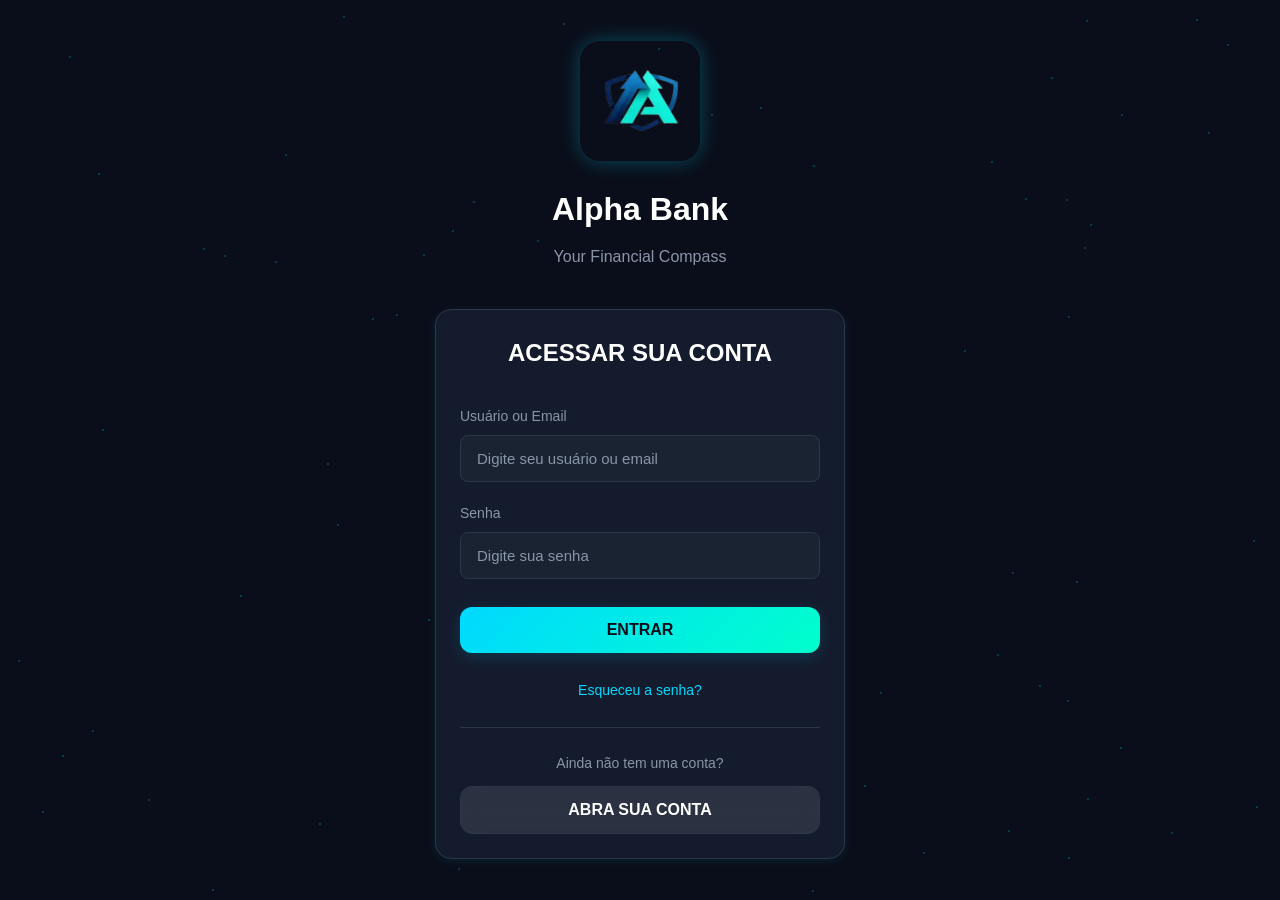
<file: index.html>
<!DOCTYPE html>
<html lang="pt-BR">
<head>
  <meta charset="UTF-8">
  <meta name="viewport" content="width=device-width, initial-scale=1.0">
  <title>Alpha Bank - Login</title>
  <link rel="stylesheet" href="src/css/style.css">
</head>
<body>
  <!-- Efeito de partículas -->
  <div class="particles-bg" id="particles"></div>

  <!-- Container principal -->
  <div style="min-height: 100vh; display: flex; align-items: center; justify-content: center; position: relative; z-index: 1;">
    <div style="width: 100%; max-width: 450px; padding: 20px;">
      
      <!-- Logo e título -->
      <div style="text-align: center; margin-bottom: 40px;">
        <img src="src/assets/45-135.webp" alt="Alpha Bank" style="width: 120px; height: 120px; margin-bottom: 16px; border-radius: 20px; box-shadow: var(--shadow-glow);">
        <h1 style="font-size: 32px; font-weight: bold; margin-bottom: 8px;">Alpha Bank</h1>
        <p style="color: var(--foreground-muted); font-size: 16px;">Your Financial Compass</p>
      </div>

      <!-- Card de login -->
      <div class="card">
        <h2 style="font-size: 24px; font-weight: bold; text-align: center; margin-bottom: 32px;">
          ACESSAR SUA CONTA
        </h2>

        <form id="loginForm">
          <div class="input-group">
            <label for="username">Usuário ou Email</label>
            <input type="text" id="username" placeholder="Digite seu usuário ou email" required>
          </div>

          <div class="input-group">
            <label for="password">Senha</label>
            <input type="password" id="password" placeholder="Digite sua senha" required>
          </div>

          <button type="submit" class="btn btn-primary" style="width: 100%; margin-top: 8px;">
            ENTRAR
          </button>
        </form>

        <div style="text-align: center; margin-top: 24px;">
          <button id="resetPasswordBtn" style="background: none; border: none; color: var(--primary); font-size: 14px; font-weight: 500; cursor: pointer; transition: var(--transition);">
            Esqueceu a senha?
          </button>
        </div>

        <div style="text-align: center; margin-top: 24px; padding-top: 24px; border-top: 1px solid var(--border);">
          <p style="color: var(--foreground-muted); font-size: 14px; margin-bottom: 12px;">
            Ainda não tem uma conta?
          </p>
          <button onclick="window.location.href='register.html'" class="btn btn-secondary" style="width: 100%;">
            ABRA SUA CONTA
          </button>
        </div>
      </div>

    </div>
  </div>

  <!-- Modal de reset de senha -->
  <div id="resetModal" class="modal hidden">
    <div class="modal-content">
      <div class="modal-header">
        <h2>Resetar Senha</h2>
        <button class="modal-close" id="closeResetModal">
          <svg width="24" height="24" fill="none" stroke="currentColor" viewBox="0 0 24 24">
            <path stroke-linecap="round" stroke-linejoin="round" stroke-width="2" d="M6 18L18 6M6 6l12 12"/>
          </svg>
        </button>
      </div>

      <form id="resetForm">
        <div class="input-group">
          <label for="resetEmail">Email</label>
          <input type="email" id="resetEmail" placeholder="Digite seu email" required>
        </div>

        <button type="submit" class="btn btn-danger" style="width: 100%;">
          ENVIAR LINK DE RECUPERAÇÃO
        </button>
      </form>
    </div>
  </div>

  <script src="src/js/utils.js"></script>
  <script src="src/js/api.js"></script>
  <script src="src/js/login.js"></script>
</body>
</html>
</file>
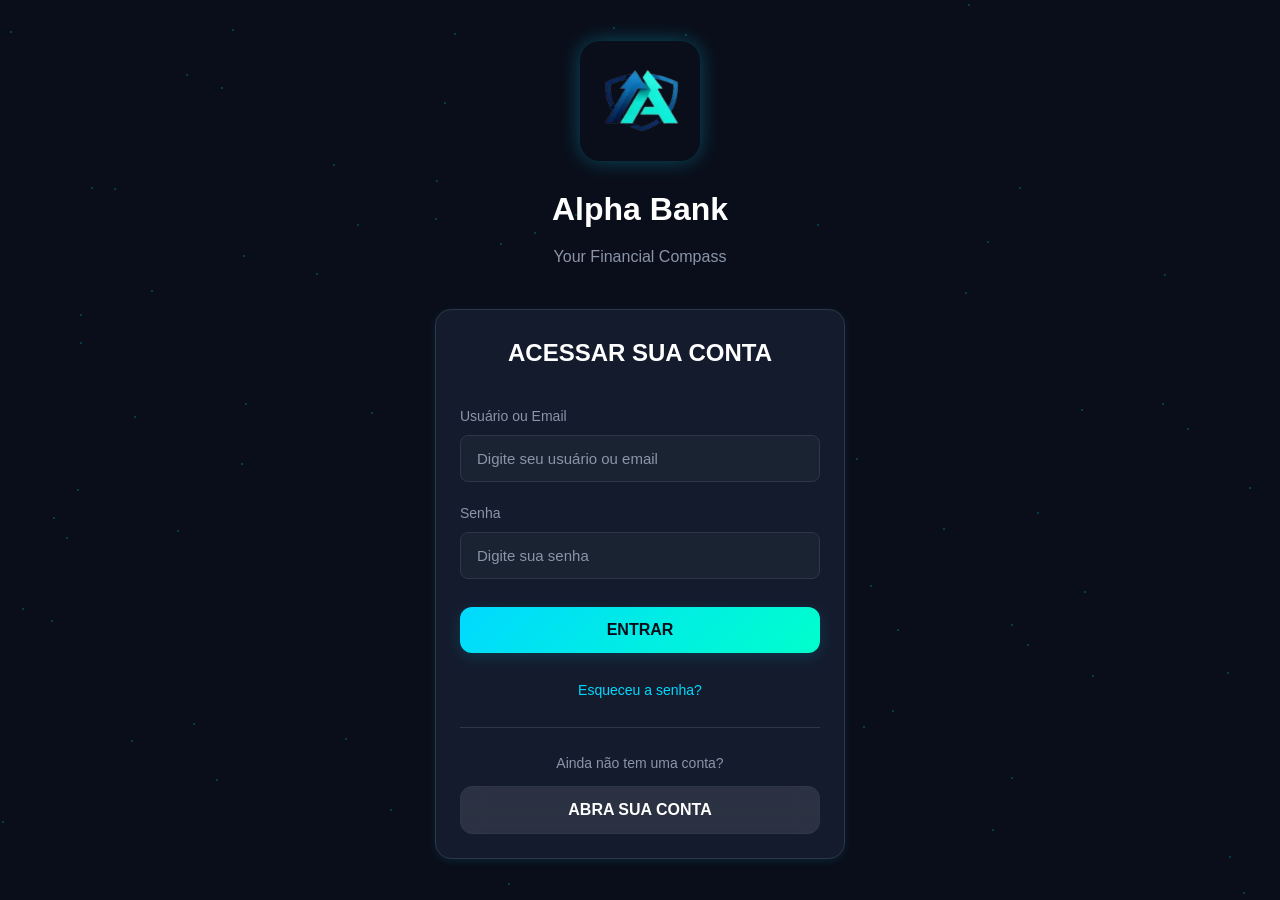
<file: categories.html>
<!DOCTYPE html>
<html lang="pt-BR">
<head>
  <meta charset="UTF-8">
  <meta name="viewport" content="width=device-width, initial-scale=1.0">
  <title>Alpha Bank - Categorias</title>
  <link rel="stylesheet" href="src/css/style.css">
</head>
<body style="padding-bottom: 80px;">
  
  <!-- Header -->
  <header class="header">
    <div class="header-content">
      <button class="icon-btn" onclick="window.location.href='settings.html'">
        <svg width="24" height="24" fill="none" stroke="currentColor" viewBox="0 0 24 24">
          <path stroke-linecap="round" stroke-linejoin="round" stroke-width="2" d="M15 19l-7-7 7-7"/>
        </svg>
      </button>
      <h1 style="font-size: 20px; font-weight: bold;">Gerenciar Categorias</h1>
      <button class="icon-btn" onclick="openAddCategoryModal()">
        <svg width="24" height="24" fill="none" stroke="currentColor" viewBox="0 0 24 24">
          <path stroke-linecap="round" stroke-linejoin="round" stroke-width="2" d="M12 4v16m8-8H4"/>
        </svg>
      </button>
    </div>
  </header>

  <!-- Main Content -->
  <main class="container" style="padding-top: 24px; padding-bottom: 24px;">
    
    <p style="color: var(--foreground-muted); margin-bottom: 24px; text-align: center;">
      Organize suas transações criando categorias personalizadas
    </p>

    <!-- Categorias de Despesas -->
    <div style="margin-bottom: 32px;">
      <h3 style="font-size: 18px; font-weight: 600; margin-bottom: 16px; color: var(--error);">
        📉 Despesas
      </h3>
      <div id="expenseCategories" style="display: grid; grid-template-columns: repeat(auto-fill, minmax(150px, 1fr)); gap: 12px;">
        <!-- Categorias serão carregadas via JavaScript -->
      </div>
    </div>

    <!-- Categorias de Receitas -->
    <div style="margin-bottom: 32px;">
      <h3 style="font-size: 18px; font-weight: 600; margin-bottom: 16px; color: var(--success);">
        📈 Receitas
      </h3>
      <div id="incomeCategories" style="display: grid; grid-template-columns: repeat(auto-fill, minmax(150px, 1fr)); gap: 12px;">
        <!-- Categorias serão carregadas via JavaScript -->
      </div>
    </div>

    <!-- Categorias Gerais -->
    <div>
      <h3 style="font-size: 18px; font-weight: 600; margin-bottom: 16px;">
        💼 Gerais
      </h3>
      <div id="bothCategories" style="display: grid; grid-template-columns: repeat(auto-fill, minmax(150px, 1fr)); gap: 12px;">
        <!-- Categorias serão carregadas via JavaScript -->
      </div>
    </div>

  </main>

  <!-- Bottom Navigation -->
  <nav class="bottom-nav">
    <div class="bottom-nav-content">
      <button class="nav-item" onclick="window.location.href='dashboard.html'">
        <svg fill="none" stroke="currentColor" viewBox="0 0 24 24">
          <path stroke-linecap="round" stroke-linejoin="round" stroke-width="2" d="M3 12l2-2m0 0l7-7 7 7M5 10v10a1 1 0 001 1h3m10-11l2 2m-2-2v10a1 1 0 01-1 1h-3m-6 0a1 1 0 001-1v-4a1 1 0 011-1h2a1 1 0 011 1v4a1 1 0 001 1m-6 0h6"/>
        </svg>
        <span>Início</span>
      </button>
      <button class="nav-item" onclick="window.location.href='transactions.html'">
        <svg fill="none" stroke="currentColor" viewBox="0 0 24 24">
          <path stroke-linecap="round" stroke-linejoin="round" stroke-width="2" d="M9 5H7a2 2 0 00-2 2v12a2 2 0 002 2h10a2 2 0 002-2V7a2 2 0 00-2-2h-2M9 5a2 2 0 002 2h2a2 2 0 002-2M9 5a2 2 0 012-2h2a2 2 0 012 2"/>
        </svg>
        <span>Transações</span>
      </button>
      <div class="nav-item-fab">
        <button class="fab" onclick="window.location.href='dashboard.html'">
          <svg fill="none" stroke="currentColor" viewBox="0 0 24 24">
            <path stroke-linecap="round" stroke-linejoin="round" stroke-width="2" d="M12 4v16m8-8H4"/>
          </svg>
        </button>
      </div>
      <button class="nav-item" onclick="window.location.href='stats.html'">
        <svg fill="none" stroke="currentColor" viewBox="0 0 24 24">
          <path stroke-linecap="round" stroke-linejoin="round" stroke-width="2" d="M9 19v-6a2 2 0 00-2-2H5a2 2 0 00-2 2v6a2 2 0 002 2h2a2 2 0 002-2zm0 0V9a2 2 0 012-2h2a2 2 0 012 2v10m-6 0a2 2 0 002 2h2a2 2 0 002-2m0 0V5a2 2 0 012-2h2a2 2 0 012 2v14a2 2 0 01-2 2h-2a2 2 0 01-2-2z"/>
        </svg>
        <span>Estatísticas</span>
      </button>
      <button class="nav-item active" onclick="window.location.href='settings.html'">
        <svg fill="none" stroke="currentColor" viewBox="0 0 24 24">
          <path stroke-linecap="round" stroke-linejoin="round" stroke-width="2" d="M10.325 4.317c.426-1.756 2.924-1.756 3.35 0a1.724 1.724 0 002.573 1.066c1.543-.94 3.31.826 2.37 2.37a1.724 1.724 0 001.065 2.572c1.756.426 1.756 2.924 0 3.35a1.724 1.724 0 00-1.066 2.573c.94 1.543-.826 3.31-2.37 2.37a1.724 1.724 0 00-2.572 1.065c-.426 1.756-2.924 1.756-3.35 0a1.724 1.724 0 00-2.573-1.066c-1.543.94-3.31-.826-2.37-2.37a1.724 1.724 0 00-1.065-2.572c-1.756-.426-1.756-2.924 0-3.35a1.724 1.724 0 001.066-2.573c-.94-1.543.826-3.31 2.37-2.37.996.608 2.296.07 2.572-1.065z"/>
          <path stroke-linecap="round" stroke-linejoin="round" stroke-width="2" d="M15 12a3 3 0 11-6 0 3 3 0 016 0z"/>
        </svg>
        <span>Configurações</span>
      </button>
    </div>
  </nav>

  <!-- Modal de Adicionar/Editar Categoria -->
  <div id="categoryModal" class="modal hidden">
    <div class="modal-content">
      <div class="modal-header">
        <h2 id="categoryModalTitle">Nova Categoria</h2>
        <button class="modal-close" onclick="closeModal('categoryModal')">
          <svg width="24" height="24" fill="none" stroke="currentColor" viewBox="0 0 24 24">
            <path stroke-linecap="round" stroke-linejoin="round" stroke-width="2" d="M6 18L18 6M6 6l12 12"/>
          </svg>
        </button>
      </div>
      <form id="categoryForm">
        <input type="hidden" id="categoryId">
        <div class="input-group">
          <label>Nome da Categoria</label>
          <input type="text" id="categoryName" placeholder="Ex: Alimentação" required>
        </div>
        <div class="input-group">
          <label>Ícone (Emoji)</label>
          <input type="text" id="categoryIcon" placeholder="🍔" maxlength="2" required>
        </div>
        <div class="input-group">
          <label>Cor</label>
          <input type="color" id="categoryColor" value="#00d9ff" required>
        </div>
        <div class="input-group">
          <label>Tipo</label>
          <select id="categoryType" required>
            <option value="expense">Despesa</option>
            <option value="income">Receita</option>
            <option value="both">Ambos</option>
          </select>
        </div>
        <div style="display: flex; gap: 12px;">
          <button type="button" id="deleteCategoryBtn" class="btn btn-danger hidden" style="flex: 1;" onclick="deleteCategory()">
            Excluir
          </button>
          <button type="submit" class="btn btn-primary" style="flex: 1;">
            Salvar
          </button>
        </div>
      </form>
    </div>
  </div>

  <script src="src/js/utils.js"></script>
  <script src="src/js/api.js"></script>
  <script src="src/js/categories.js"></script>
</body>
</html>
</file>
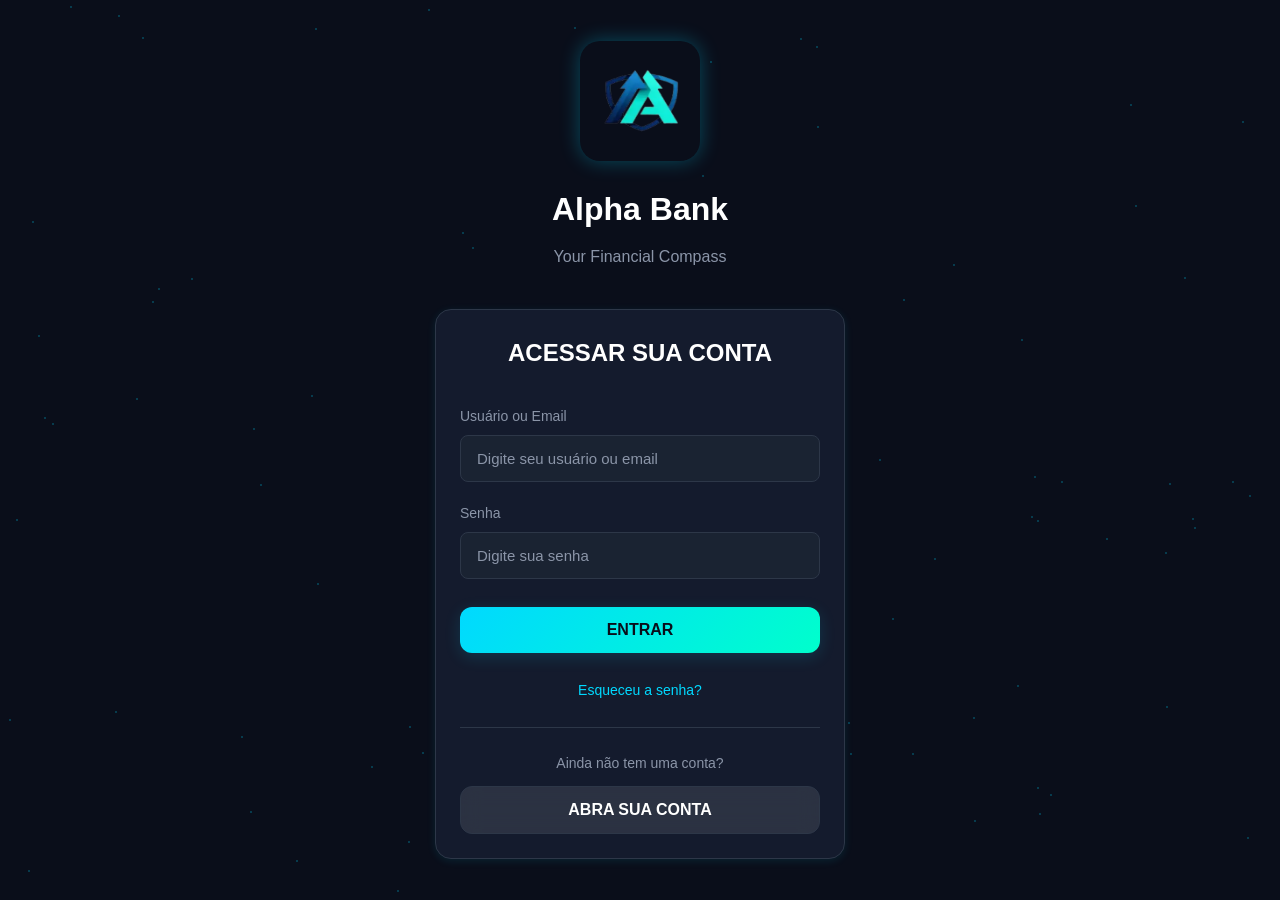
<file: goals.html>
<!DOCTYPE html>
<html lang="pt-BR">
<head>
  <meta charset="UTF-8">
  <meta name="viewport" content="width=device-width, initial-scale=1.0">
  <title>Alpha Bank - Metas Financeiras</title>
  <link rel="stylesheet" href="src/css/style.css">
</head>
<body style="padding-bottom: 80px;">
  
  <!-- Header -->
  <header class="header">
    <div class="header-content">
      <button class="icon-btn" onclick="window.location.href='dashboard.html'">
        <svg width="24" height="24" fill="none" stroke="currentColor" viewBox="0 0 24 24">
          <path stroke-linecap="round" stroke-linejoin="round" stroke-width="2" d="M15 19l-7-7 7-7"/>
        </svg>
      </button>
      <h1 style="font-size: 20px; font-weight: bold;">Metas Financeiras</h1>
      <button class="icon-btn" onclick="openAddGoalModal()">
        <svg width="24" height="24" fill="none" stroke="currentColor" viewBox="0 0 24 24">
          <path stroke-linecap="round" stroke-linejoin="round" stroke-width="2" d="M12 4v16m8-8H4"/>
        </svg>
      </button>
    </div>
  </header>

  <!-- Main Content -->
  <main class="container" style="padding-top: 24px; padding-bottom: 24px;">
    
    <p style="color: var(--foreground-muted); margin-bottom: 24px; text-align: center;">
      🎯 Defina suas metas e acompanhe seu progresso
    </p>

    <!-- Lista de Metas -->
    <div id="goalsList">
      <!-- Metas serão carregadas via JavaScript -->
    </div>

    <!-- Mensagem quando não há metas -->
    <div id="emptyState" class="hidden" style="text-align: center; padding: 60px 20px;">
      <div style="font-size: 64px; margin-bottom: 16px;">🎯</div>
      <h3 style="font-size: 20px; font-weight: 600; margin-bottom: 8px;">Nenhuma meta criada</h3>
      <p style="color: var(--foreground-muted); margin-bottom: 24px;">Comece definindo sua primeira meta financeira!</p>
      <button onclick="openAddGoalModal()" class="btn btn-primary">
        Criar Primeira Meta
      </button>
    </div>

  </main>

  <!-- Bottom Navigation -->
  <nav class="bottom-nav">
    <div class="bottom-nav-content">
      <button class="nav-item" onclick="window.location.href='dashboard.html'">
        <svg fill="none" stroke="currentColor" viewBox="0 0 24 24">
          <path stroke-linecap="round" stroke-linejoin="round" stroke-width="2" d="M3 12l2-2m0 0l7-7 7 7M5 10v10a1 1 0 001 1h3m10-11l2 2m-2-2v10a1 1 0 01-1 1h-3m-6 0a1 1 0 001-1v-4a1 1 0 011-1h2a1 1 0 011 1v4a1 1 0 001 1m-6 0h6"/>
        </svg>
        <span>Início</span>
      </button>
      <button class="nav-item" onclick="window.location.href='transactions.html'">
        <svg fill="none" stroke="currentColor" viewBox="0 0 24 24">
          <path stroke-linecap="round" stroke-linejoin="round" stroke-width="2" d="M9 5H7a2 2 0 00-2 2v12a2 2 0 002 2h10a2 2 0 002-2V7a2 2 0 00-2-2h-2M9 5a2 2 0 002 2h2a2 2 0 002-2M9 5a2 2 0 012-2h2a2 2 0 012 2"/>
        </svg>
        <span>Transações</span>
      </button>
      <div class="nav-item-fab">
        <button class="fab" onclick="window.location.href='dashboard.html'">
          <svg fill="none" stroke="currentColor" viewBox="0 0 24 24">
            <path stroke-linecap="round" stroke-linejoin="round" stroke-width="2" d="M12 4v16m8-8H4"/>
          </svg>
        </button>
      </div>
      <button class="nav-item" onclick="window.location.href='stats.html'">
        <svg fill="none" stroke="currentColor" viewBox="0 0 24 24">
          <path stroke-linecap="round" stroke-linejoin="round" stroke-width="2" d="M9 19v-6a2 2 0 00-2-2H5a2 2 0 00-2 2v6a2 2 0 002 2h2a2 2 0 002-2zm0 0V9a2 2 0 012-2h2a2 2 0 012 2v10m-6 0a2 2 0 002 2h2a2 2 0 002-2m0 0V5a2 2 0 012-2h2a2 2 0 012 2v14a2 2 0 01-2 2h-2a2 2 0 01-2-2z"/>
        </svg>
        <span>Estatísticas</span>
      </button>
      <button class="nav-item" onclick="window.location.href='settings.html'">
        <svg fill="none" stroke="currentColor" viewBox="0 0 24 24">
          <path stroke-linecap="round" stroke-linejoin="round" stroke-width="2" d="M10.325 4.317c.426-1.756 2.924-1.756 3.35 0a1.724 1.724 0 002.573 1.066c1.543-.94 3.31.826 2.37 2.37a1.724 1.724 0 001.065 2.572c1.756.426 1.756 2.924 0 3.35a1.724 1.724 0 00-1.066 2.573c.94 1.543-.826 3.31-2.37 2.37a1.724 1.724 0 00-2.572 1.065c-.426 1.756-2.924 1.756-3.35 0a1.724 1.724 0 00-2.573-1.066c-1.543.94-3.31-.826-2.37-2.37a1.724 1.724 0 00-1.065-2.572c-1.756-.426-1.756-2.924 0-3.35a1.724 1.724 0 001.066-2.573c-.94-1.543.826-3.31 2.37-2.37.996.608 2.296.07 2.572-1.065z"/>
          <path stroke-linecap="round" stroke-linejoin="round" stroke-width="2" d="M15 12a3 3 0 11-6 0 3 3 0 016 0z"/>
        </svg>
        <span>Configurações</span>
      </button>
    </div>
  </nav>

  <!-- Modal de Adicionar/Editar Meta -->
  <div id="goalModal" class="modal hidden">
    <div class="modal-content">
      <div class="modal-header">
        <h2 id="goalModalTitle">Nova Meta</h2>
        <button class="modal-close" onclick="closeModal('goalModal')">
          <svg width="24" height="24" fill="none" stroke="currentColor" viewBox="0 0 24 24">
            <path stroke-linecap="round" stroke-linejoin="round" stroke-width="2" d="M6 18L18 6M6 6l12 12"/>
          </svg>
        </button>
      </div>
      <form id="goalForm">
        <input type="hidden" id="goalId">
        <div class="input-group">
          <label>Nome da Meta</label>
          <input type="text" id="goalName" placeholder="Ex: Viagem para a praia" required>
        </div>
        <div class="input-group">
          <label>Valor Alvo (R$)</label>
          <input type="number" id="goalTarget" placeholder="0,00" step="0.01" min="0" required>
        </div>
        <div class="input-group">
          <label>Data Limite</label>
          <input type="date" id="goalDeadline" required>
        </div>
        <div class="input-group">
          <label>Ícone (Emoji)</label>
          <input type="text" id="goalIcon" placeholder="🎯" maxlength="2" value="🎯">
        </div>
        <div style="display: flex; gap: 12px;">
          <button type="button" id="deleteGoalBtn" class="btn btn-danger hidden" style="flex: 1;" onclick="deleteGoal()">
            Excluir
          </button>
          <button type="submit" class="btn btn-primary" style="flex: 1;">
            Salvar
          </button>
        </div>
      </form>
    </div>
  </div>

  <!-- Modal de Adicionar Progresso -->
  <div id="progressModal" class="modal hidden">
    <div class="modal-content">
      <div class="modal-header">
        <h2>Adicionar Progresso</h2>
        <button class="modal-close" onclick="closeModal('progressModal')">
          <svg width="24" height="24" fill="none" stroke="currentColor" viewBox="0 0 24 24">
            <path stroke-linecap="round" stroke-linejoin="round" stroke-width="2" d="M6 18L18 6M6 6l12 12"/>
          </svg>
        </button>
      </div>
      <form id="progressForm">
        <input type="hidden" id="progressGoalId">
        <div class="input-group">
          <label>Valor a Adicionar (R$)</label>
          <input type="number" id="progressAmount" placeholder="0,00" step="0.01" min="0" required>
        </div>
        <button type="submit" class="btn btn-primary" style="width: 100%;">
          Adicionar
        </button>
      </form>
    </div>
  </div>

  <script src="src/js/utils.js"></script>
  <script src="src/js/api.js"></script>
  <script src="src/js/goals.js"></script>
</body>
</html>
</file>
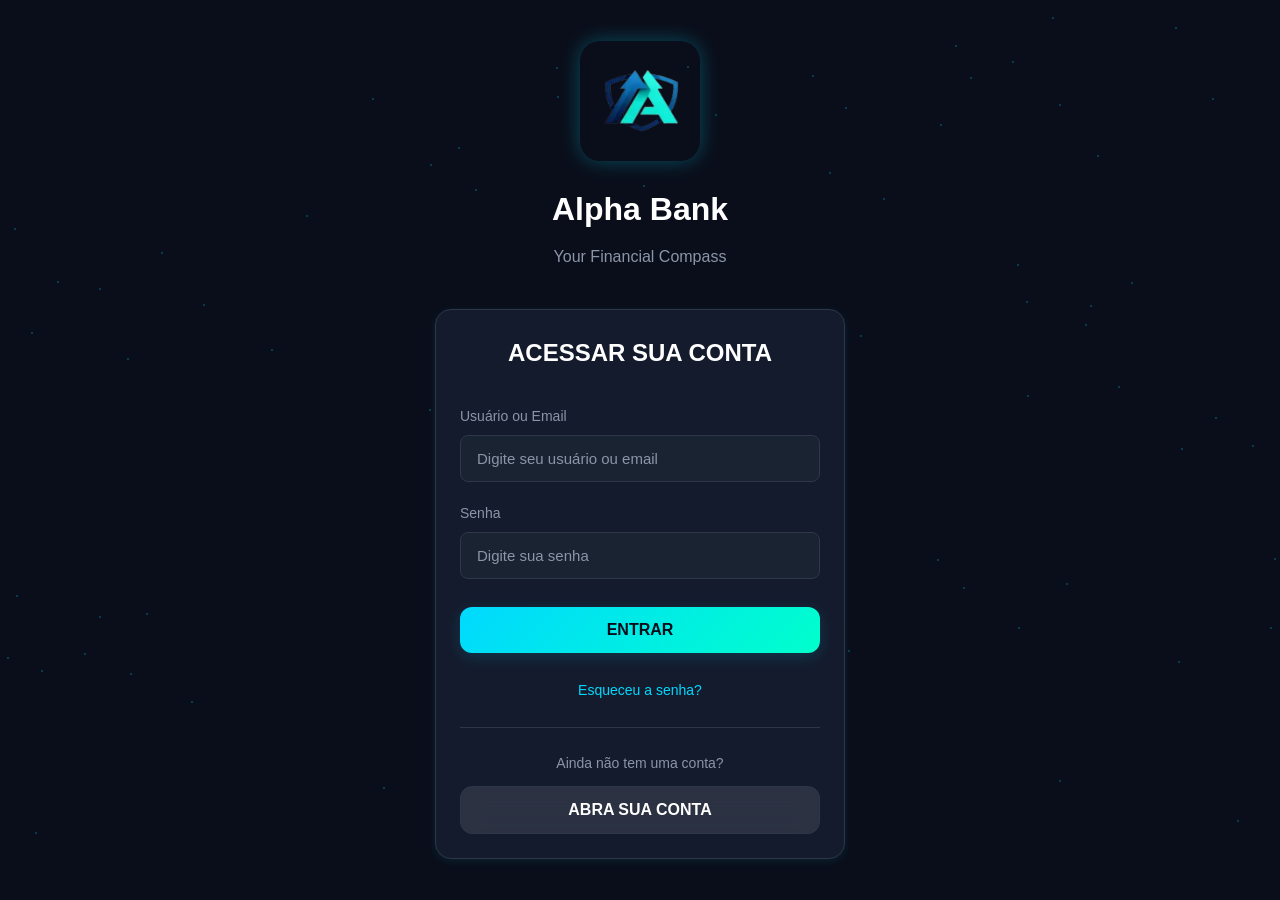
<file: notifications.html>
<!DOCTYPE html>
<html lang="pt-BR">
<head>
  <meta charset="UTF-8">
  <meta name="viewport" content="width=device-width, initial-scale=1.0">
  <title>Alpha Bank - Notificações</title>
  <link rel="stylesheet" href="src/css/style.css">
</head>
<body style="padding-bottom: 80px;">
  
  <!-- Header -->
  <header class="header">
    <div class="header-content">
      <button class="icon-btn" onclick="window.location.href='dashboard.html'">
        <svg width="24" height="24" fill="none" stroke="currentColor" viewBox="0 0 24 24">
          <path stroke-linecap="round" stroke-linejoin="round" stroke-width="2" d="M15 19l-7-7 7-7"/>
        </svg>
      </button>
      <h1 style="font-size: 20px; font-weight: bold;">Últimas notificações</h1>
      <button onclick="markAllAsRead()" style="background: none; border: none; color: var(--primary); font-size: 14px; font-weight: 500; cursor: pointer;">
        Marcar todas como lidas
      </button>
    </div>
  </header>

  <!-- Main Content -->
  <main class="container" style="padding-top: 24px; padding-bottom: 24px;">
    <div id="notificationsList">
      <!-- Notificações serão carregadas via JavaScript -->
    </div>

    <!-- Empty State -->
    <div id="emptyState" class="hidden" style="text-align: center; padding: 64px 20px;">
      <div style="width: 80px; height: 80px; margin: 0 auto 20px; border-radius: 50%; background: var(--background-secondary); display: flex; align-items: center; justify-content: center;">
        <svg width="40" height="40" fill="none" stroke="var(--foreground-muted)" viewBox="0 0 24 24">
          <path stroke-linecap="round" stroke-linejoin="round" stroke-width="2" d="M15 17h5l-1.405-1.405A2.032 2.032 0 0118 14.158V11a6.002 6.002 0 00-4-5.659V5a2 2 0 10-4 0v.341C7.67 6.165 6 8.388 6 11v3.159c0 .538-.214 1.055-.595 1.436L4 17h5m6 0v1a3 3 0 11-6 0v-1m6 0H9"/>
        </svg>
      </div>
      <h3 style="font-size: 18px; font-weight: 600; margin-bottom: 8px;">Nenhuma notificação</h3>
      <p style="color: var(--foreground-muted);">Você está em dia com tudo!</p>
    </div>
  </main>

  <!-- Bottom Navigation -->
  <nav class="bottom-nav">
    <div class="bottom-nav-content">
      <button class="nav-item" onclick="window.location.href='dashboard.html'">
        <svg fill="none" stroke="currentColor" viewBox="0 0 24 24">
          <path stroke-linecap="round" stroke-linejoin="round" stroke-width="2" d="M3 12l2-2m0 0l7-7 7 7M5 10v10a1 1 0 001 1h3m10-11l2 2m-2-2v10a1 1 0 01-1 1h-3m-6 0a1 1 0 001-1v-4a1 1 0 011-1h2a1 1 0 011 1v4a1 1 0 001 1m-6 0h6"/>
        </svg>
        <span>Início</span>
      </button>
      <button class="nav-item" onclick="window.location.href='transactions.html'">
        <svg fill="none" stroke="currentColor" viewBox="0 0 24 24">
          <path stroke-linecap="round" stroke-linejoin="round" stroke-width="2" d="M9 5H7a2 2 0 00-2 2v12a2 2 0 002 2h10a2 2 0 002-2V7a2 2 0 00-2-2h-2M9 5a2 2 0 002 2h2a2 2 0 002-2M9 5a2 2 0 012-2h2a2 2 0 012 2"/>
        </svg>
        <span>Transações</span>
      </button>
      <div class="nav-item-fab">
        <button class="fab" onclick="window.location.href='dashboard.html'">
          <svg fill="none" stroke="currentColor" viewBox="0 0 24 24">
            <path stroke-linecap="round" stroke-linejoin="round" stroke-width="2" d="M12 4v16m8-8H4"/>
          </svg>
        </button>
      </div>
      <button class="nav-item" onclick="window.location.href='stats.html'">
        <svg fill="none" stroke="currentColor" viewBox="0 0 24 24">
          <path stroke-linecap="round" stroke-linejoin="round" stroke-width="2" d="M9 19v-6a2 2 0 00-2-2H5a2 2 0 00-2 2v6a2 2 0 002 2h2a2 2 0 002-2zm0 0V9a2 2 0 012-2h2a2 2 0 012 2v10m-6 0a2 2 0 002 2h2a2 2 0 002-2m0 0V5a2 2 0 012-2h2a2 2 0 012 2v14a2 2 0 01-2 2h-2a2 2 0 01-2-2z"/>
        </svg>
        <span>Estatísticas</span>
      </button>
      <button class="nav-item" onclick="window.location.href='settings.html'">
        <svg fill="none" stroke="currentColor" viewBox="0 0 24 24">
          <path stroke-linecap="round" stroke-linejoin="round" stroke-width="2" d="M10.325 4.317c.426-1.756 2.924-1.756 3.35 0a1.724 1.724 0 002.573 1.066c1.543-.94 3.31.826 2.37 2.37a1.724 1.724 0 001.065 2.572c1.756.426 1.756 2.924 0 3.35a1.724 1.724 0 00-1.066 2.573c.94 1.543-.826 3.31-2.37 2.37a1.724 1.724 0 00-2.572 1.065c-.426 1.756-2.924 1.756-3.35 0a1.724 1.724 0 00-2.573-1.066c-1.543.94-3.31-.826-2.37-2.37a1.724 1.724 0 00-1.065-2.572c-1.756-.426-1.756-2.924 0-3.35a1.724 1.724 0 001.066-2.573c-.94-1.543.826-3.31 2.37-2.37.996.608 2.296.07 2.572-1.065z"/>
          <path stroke-linecap="round" stroke-linejoin="round" stroke-width="2" d="M15 12a3 3 0 11-6 0 3 3 0 016 0z"/>
        </svg>
        <span>Configurações</span>
      </button>
    </div>
  </nav>

  <script src="src/js/utils.js"></script>
  <script src="src/js/api.js"></script>
  <script src="src/js/notifications.js"></script>
</body>
</html>
</file>
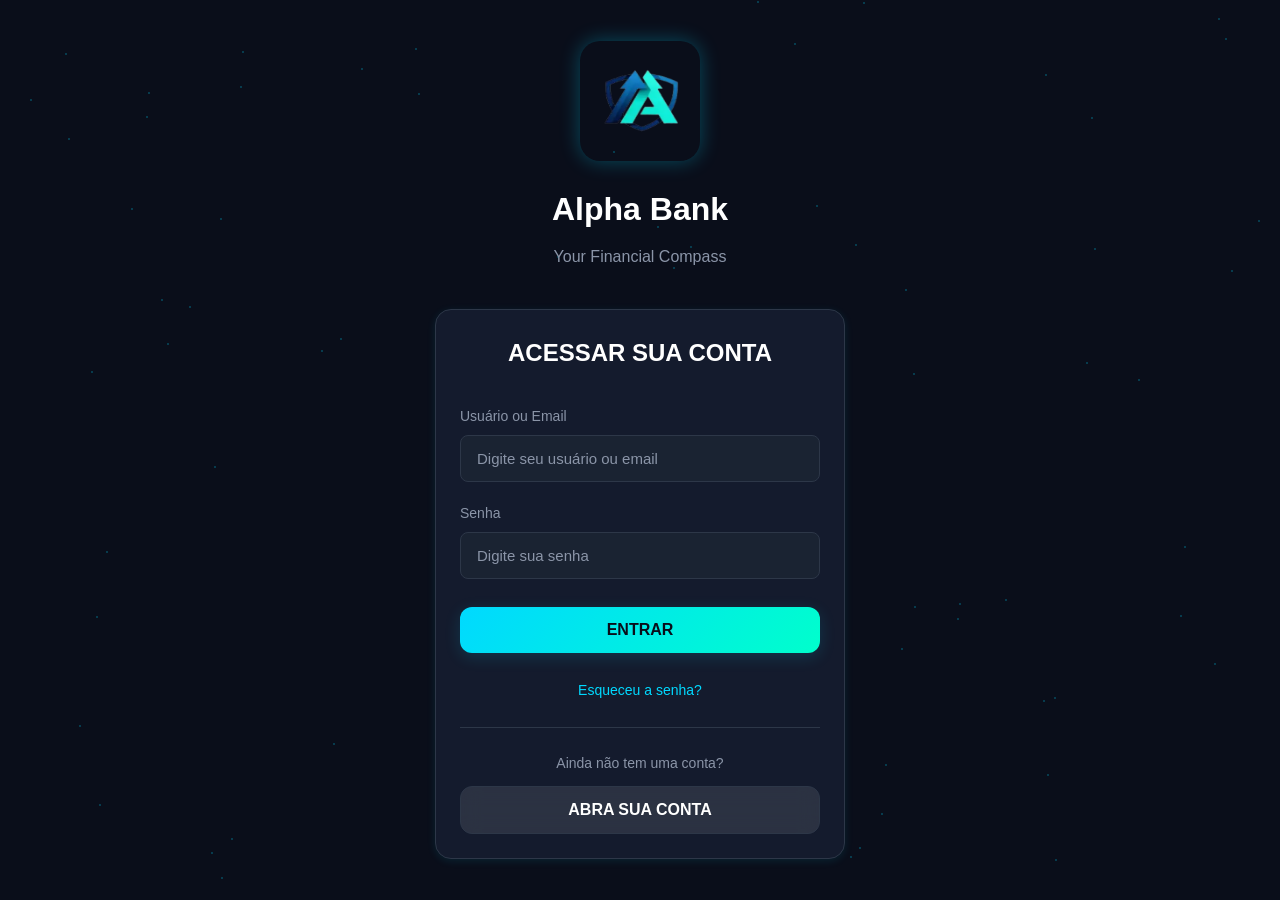
<file: profile.html>
<!DOCTYPE html>
<html lang="pt-BR">
<head>
  <meta charset="UTF-8">
  <meta name="viewport" content="width=device-width, initial-scale=1.0">
  <title>Alpha Bank - Meu Perfil</title>
  <link rel="stylesheet" href="src/css/style.css">
</head>
<body style="padding-bottom: 80px;">
  
  <!-- Header -->
  <header class="header">
    <div class="header-content">
      <button class="icon-btn" onclick="window.location.href='settings.html'">
        <svg width="24" height="24" fill="none" stroke="currentColor" viewBox="0 0 24 24">
          <path stroke-linecap="round" stroke-linejoin="round" stroke-width="2" d="M15 19l-7-7 7-7"/>
        </svg>
      </button>
      <h1 style="font-size: 20px; font-weight: bold;">Meu Perfil</h1>
      <div style="width: 40px;"></div>
    </div>
  </header>

  <!-- Main Content -->
  <main class="container" style="padding-top: 24px; padding-bottom: 24px;">
    
    <!-- Avatar e Informações Básicas -->
    <div class="card" style="text-align: center; margin-bottom: 24px;">
      <div style="width: 120px; height: 120px; margin: 0 auto 20px; border-radius: 50%; background: linear-gradient(135deg, var(--primary), var(--accent)); display: flex; align-items: center; justify-content: center; font-size: 48px; font-weight: bold; color: var(--background); box-shadow: var(--shadow-glow);">
        <span id="profileInitials">U</span>
      </div>
      <h2 id="profileName" style="font-size: 24px; font-weight: bold; margin-bottom: 8px;">Usuário</h2>
      <p id="profileEmail" style="color: var(--foreground-muted); margin-bottom: 4px;">usuario@email.com</p>
      <p id="profileMemberSince" style="font-size: 12px; color: var(--foreground-muted);">Membro desde: --/--/----</p>
    </div>

    <!-- Formulário de Edição -->
    <div class="card" style="margin-bottom: 24px;">
      <h3 style="font-size: 18px; font-weight: 600; margin-bottom: 20px;">Informações Pessoais</h3>
      
      <form id="profileForm">
        <div class="input-group">
          <label>Nome Completo</label>
          <input type="text" id="editFullName" placeholder="Seu nome completo" required>
        </div>

        <div class="input-group">
          <label>CPF</label>
          <input type="text" id="editCPF" placeholder="000.000.000-00" maxlength="14" disabled style="opacity: 0.6; cursor: not-allowed;">
          <p style="font-size: 12px; color: var(--foreground-muted); margin-top: 4px;">⚠️ CPF não pode ser alterado</p>
        </div>

        <div class="input-group">
          <label>Data de Nascimento</label>
          <input type="date" id="editBirthDate" required>
        </div>

        <div class="input-group">
          <label>Email</label>
          <input type="email" id="editEmail" placeholder="seu@email.com" required>
        </div>

        <div class="input-group">
          <label>Celular</label>
          <input type="tel" id="editPhone" placeholder="(00) 00000-0000" maxlength="15" required>
        </div>

        <button type="submit" class="btn btn-primary" style="width: 100%;">
          Salvar Alterações
        </button>
      </form>
    </div>

    <!-- Estatísticas do Usuário -->
    <div class="card" style="margin-bottom: 24px;">
      <h3 style="font-size: 18px; font-weight: 600; margin-bottom: 20px;">Minhas Estatísticas</h3>
      
      <div style="display: grid; grid-template-columns: repeat(2, 1fr); gap: 16px;">
        <div style="padding: 16px; background: var(--background-secondary); border-radius: 12px; text-align: center;">
          <p style="font-size: 12px; color: var(--foreground-muted); margin-bottom: 8px;">Transações</p>
          <p id="totalTransactions" style="font-size: 28px; font-weight: bold; color: var(--primary);">0</p>
        </div>
        
        <div style="padding: 16px; background: var(--background-secondary); border-radius: 12px; text-align: center;">
          <p style="font-size: 12px; color: var(--foreground-muted); margin-bottom: 8px;">Categorias</p>
          <p id="totalCategories" style="font-size: 28px; font-weight: bold; color: var(--accent);">0</p>
        </div>
        
        <div style="padding: 16px; background: var(--background-secondary); border-radius: 12px; text-align: center;">
          <p style="font-size: 12px; color: var(--foreground-muted); margin-bottom: 8px;">Metas</p>
          <p id="totalGoals" style="font-size: 28px; font-weight: bold; color: var(--success);">0</p>
        </div>
        
        <div style="padding: 16px; background: var(--background-secondary); border-radius: 12px; text-align: center;">
          <p style="font-size: 12px; color: var(--foreground-muted); margin-bottom: 8px;">Recorrências</p>
          <p id="totalRecurring" style="font-size: 28px; font-weight: bold; color: var(--error);">0</p>
        </div>
      </div>
    </div>

    <!-- Conquistas -->
    <div class="card">
      <h3 style="font-size: 18px; font-weight: 600; margin-bottom: 20px;">🏆 Conquistas</h3>
      
      <div id="achievementsList">
        <!-- Conquistas serão carregadas via JavaScript -->
      </div>
    </div>

  </main>

  <!-- Bottom Navigation -->
  <nav class="bottom-nav">
    <div class="bottom-nav-content">
      <button class="nav-item" onclick="window.location.href='dashboard.html'">
        <svg fill="none" stroke="currentColor" viewBox="0 0 24 24">
          <path stroke-linecap="round" stroke-linejoin="round" stroke-width="2" d="M3 12l2-2m0 0l7-7 7 7M5 10v10a1 1 0 001 1h3m10-11l2 2m-2-2v10a1 1 0 01-1 1h-3m-6 0a1 1 0 001-1v-4a1 1 0 011-1h2a1 1 0 011 1v4a1 1 0 001 1m-6 0h6"/>
        </svg>
        <span>Início</span>
      </button>
      <button class="nav-item" onclick="window.location.href='transactions.html'">
        <svg fill="none" stroke="currentColor" viewBox="0 0 24 24">
          <path stroke-linecap="round" stroke-linejoin="round" stroke-width="2" d="M9 5H7a2 2 0 00-2 2v12a2 2 0 002 2h10a2 2 0 002-2V7a2 2 0 00-2-2h-2M9 5a2 2 0 002 2h2a2 2 0 002-2M9 5a2 2 0 012-2h2a2 2 0 012 2"/>
        </svg>
        <span>Transações</span>
      </button>
      <div class="nav-item-fab">
        <button class="fab" onclick="window.location.href='dashboard.html'">
          <svg fill="none" stroke="currentColor" viewBox="0 0 24 24">
            <path stroke-linecap="round" stroke-linejoin="round" stroke-width="2" d="M12 4v16m8-8H4"/>
          </svg>
        </button>
      </div>
      <button class="nav-item" onclick="window.location.href='stats.html'">
        <svg fill="none" stroke="currentColor" viewBox="0 0 24 24">
          <path stroke-linecap="round" stroke-linejoin="round" stroke-width="2" d="M9 19v-6a2 2 0 00-2-2H5a2 2 0 00-2 2v6a2 2 0 002 2h2a2 2 0 002-2zm0 0V9a2 2 0 012-2h2a2 2 0 012 2v10m-6 0a2 2 0 002 2h2a2 2 0 002-2m0 0V5a2 2 0 012-2h2a2 2 0 012 2v14a2 2 0 01-2 2h-2a2 2 0 01-2-2z"/>
        </svg>
        <span>Estatísticas</span>
      </button>
      <button class="nav-item active" onclick="window.location.href='settings.html'">
        <svg fill="none" stroke="currentColor" viewBox="0 0 24 24">
          <path stroke-linecap="round" stroke-linejoin="round" stroke-width="2" d="M10.325 4.317c.426-1.756 2.924-1.756 3.35 0a1.724 1.724 0 002.573 1.066c1.543-.94 3.31.826 2.37 2.37a1.724 1.724 0 001.065 2.572c1.756.426 1.756 2.924 0 3.35a1.724 1.724 0 00-1.066 2.573c.94 1.543-.826 3.31-2.37 2.37a1.724 1.724 0 00-2.572 1.065c-.426 1.756-2.924 1.756-3.35 0a1.724 1.724 0 00-2.573-1.066c-1.543.94-3.31-.826-2.37-2.37a1.724 1.724 0 00-1.065-2.572c-1.756-.426-1.756-2.924 0-3.35a1.724 1.724 0 001.066-2.573c-.94-1.543.826-3.31 2.37-2.37.996.608 2.296.07 2.572-1.065z"/>
          <path stroke-linecap="round" stroke-linejoin="round" stroke-width="2" d="M15 12a3 3 0 11-6 0 3 3 0 016 0z"/>
        </svg>
        <span>Configurações</span>
      </button>
    </div>
  </nav>

  <script src="src/js/utils.js"></script>
  <script src="src/js/api.js"></script>
  <script src="src/js/profile.js"></script>
</body>
</html>
</file>
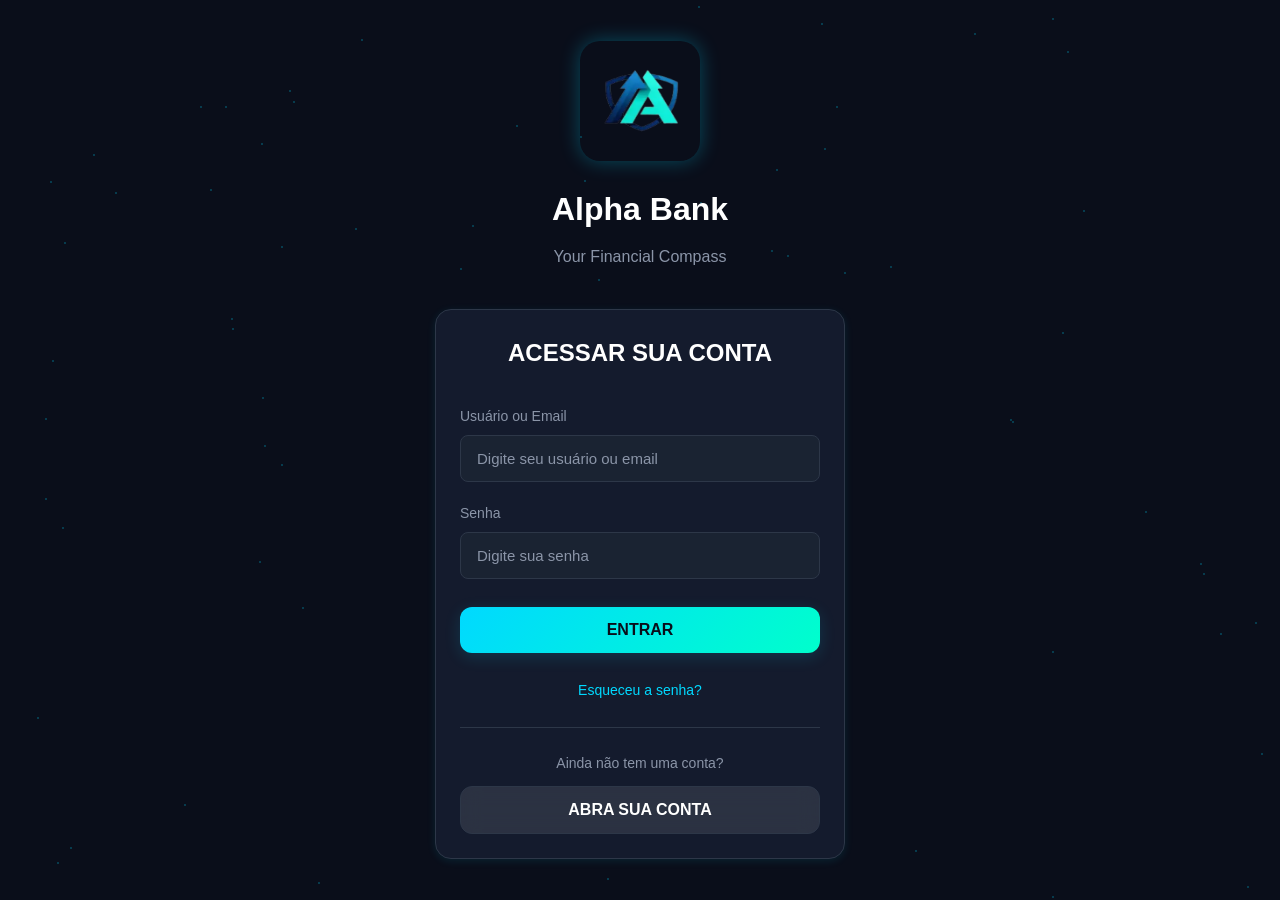
<file: recurring.html>
<!DOCTYPE html>
<html lang="pt-BR">
<head>
  <meta charset="UTF-8">
  <meta name="viewport" content="width=device-width, initial-scale=1.0">
  <title>Alpha Bank - Despesas Recorrentes</title>
  <link rel="stylesheet" href="src/css/style.css">
</head>
<body style="padding-bottom: 80px;">
  
  <!-- Header -->
  <header class="header">
    <div class="header-content">
      <button class="icon-btn" onclick="window.location.href='dashboard.html'">
        <svg width="24" height="24" fill="none" stroke="currentColor" viewBox="0 0 24 24">
          <path stroke-linecap="round" stroke-linejoin="round" stroke-width="2" d="M15 19l-7-7 7-7"/>
        </svg>
      </button>
      <h1 style="font-size: 20px; font-weight: bold;">Despesas Recorrentes</h1>
      <button class="icon-btn" onclick="openAddRecurringModal()">
        <svg width="24" height="24" fill="none" stroke="currentColor" viewBox="0 0 24 24">
          <path stroke-linecap="round" stroke-linejoin="round" stroke-width="2" d="M12 4v16m8-8H4"/>
        </svg>
      </button>
    </div>
  </header>

  <!-- Main Content -->
  <main class="container" style="padding-top: 24px; padding-bottom: 24px;">
    
    <p style="color: var(--foreground-muted); margin-bottom: 24px; text-align: center;">
      🔄 Automatize suas transações recorrentes
    </p>

    <!-- Botão de Gerar Pendentes -->
    <button onclick="generatePending()" class="btn btn-primary" style="width: 100%; margin-bottom: 24px;">
      🔄 Gerar Transações Pendentes
    </button>

    <!-- Lista de Recorrências -->
    <div id="recurringList">
      <!-- Recorrências serão carregadas via JavaScript -->
    </div>

    <!-- Mensagem quando não há recorrências -->
    <div id="emptyState" class="hidden" style="text-align: center; padding: 60px 20px;">
      <div style="font-size: 64px; margin-bottom: 16px;">🔄</div>
      <h3 style="font-size: 20px; font-weight: 600; margin-bottom: 8px;">Nenhuma recorrência criada</h3>
      <p style="color: var(--foreground-muted); margin-bottom: 24px;">Automatize suas despesas fixas mensais!</p>
      <button onclick="openAddRecurringModal()" class="btn btn-primary">
        Criar Primeira Recorrência
      </button>
    </div>

  </main>

  <!-- Bottom Navigation -->
  <nav class="bottom-nav">
    <div class="bottom-nav-content">
      <button class="nav-item" onclick="window.location.href='dashboard.html'">
        <svg fill="none" stroke="currentColor" viewBox="0 0 24 24">
          <path stroke-linecap="round" stroke-linejoin="round" stroke-width="2" d="M3 12l2-2m0 0l7-7 7 7M5 10v10a1 1 0 001 1h3m10-11l2 2m-2-2v10a1 1 0 01-1 1h-3m-6 0a1 1 0 001-1v-4a1 1 0 011-1h2a1 1 0 011 1v4a1 1 0 001 1m-6 0h6"/>
        </svg>
        <span>Início</span>
      </button>
      <button class="nav-item" onclick="window.location.href='transactions.html'">
        <svg fill="none" stroke="currentColor" viewBox="0 0 24 24">
          <path stroke-linecap="round" stroke-linejoin="round" stroke-width="2" d="M9 5H7a2 2 0 00-2 2v12a2 2 0 002 2h10a2 2 0 002-2V7a2 2 0 00-2-2h-2M9 5a2 2 0 002 2h2a2 2 0 002-2M9 5a2 2 0 012-2h2a2 2 0 012 2"/>
        </svg>
        <span>Transações</span>
      </button>
      <div class="nav-item-fab">
        <button class="fab" onclick="window.location.href='dashboard.html'">
          <svg fill="none" stroke="currentColor" viewBox="0 0 24 24">
            <path stroke-linecap="round" stroke-linejoin="round" stroke-width="2" d="M12 4v16m8-8H4"/>
          </svg>
        </button>
      </div>
      <button class="nav-item" onclick="window.location.href='stats.html'">
        <svg fill="none" stroke="currentColor" viewBox="0 0 24 24">
          <path stroke-linecap="round" stroke-linejoin="round" stroke-width="2" d="M9 19v-6a2 2 0 00-2-2H5a2 2 0 00-2 2v6a2 2 0 002 2h2a2 2 0 002-2zm0 0V9a2 2 0 012-2h2a2 2 0 012 2v10m-6 0a2 2 0 002 2h2a2 2 0 002-2m0 0V5a2 2 0 012-2h2a2 2 0 012 2v14a2 2 0 01-2 2h-2a2 2 0 01-2-2z"/>
        </svg>
        <span>Estatísticas</span>
      </button>
      <button class="nav-item" onclick="window.location.href='settings.html'">
        <svg fill="none" stroke="currentColor" viewBox="0 0 24 24">
          <path stroke-linecap="round" stroke-linejoin="round" stroke-width="2" d="M10.325 4.317c.426-1.756 2.924-1.756 3.35 0a1.724 1.724 0 002.573 1.066c1.543-.94 3.31.826 2.37 2.37a1.724 1.724 0 001.065 2.572c1.756.426 1.756 2.924 0 3.35a1.724 1.724 0 00-1.066 2.573c.94 1.543-.826 3.31-2.37 2.37a1.724 1.724 0 00-2.572 1.065c-.426 1.756-2.924 1.756-3.35 0a1.724 1.724 0 00-2.573-1.066c-1.543.94-3.31-.826-2.37-2.37a1.724 1.724 0 00-1.065-2.572c-1.756-.426-1.756-2.924 0-3.35a1.724 1.724 0 001.066-2.573c-.94-1.543.826-3.31 2.37-2.37.996.608 2.296.07 2.572-1.065z"/>
          <path stroke-linecap="round" stroke-linejoin="round" stroke-width="2" d="M15 12a3 3 0 11-6 0 3 3 0 016 0z"/>
        </svg>
        <span>Configurações</span>
      </button>
    </div>
  </nav>

  <!-- Modal de Adicionar/Editar Recorrência -->
  <div id="recurringModal" class="modal hidden">
    <div class="modal-content">
      <div class="modal-header">
        <h2 id="recurringModalTitle">Nova Recorrência</h2>
        <button class="modal-close" onclick="closeModal('recurringModal')">
          <svg width="24" height="24" fill="none" stroke="currentColor" viewBox="0 0 24 24">
            <path stroke-linecap="round" stroke-linejoin="round" stroke-width="2" d="M6 18L18 6M6 6l12 12"/>
          </svg>
        </button>
      </div>
      <form id="recurringForm">
        <input type="hidden" id="recurringId">
        <div class="input-group">
          <label>Tipo</label>
          <select id="recurringType" required>
            <option value="expense">Despesa</option>
            <option value="income">Receita</option>
          </select>
        </div>
        <div class="input-group">
          <label>Descrição</label>
          <input type="text" id="recurringDescription" placeholder="Ex: Netflix, Aluguel..." required>
        </div>
        <div class="input-group">
          <label>Valor (R$)</label>
          <input type="number" id="recurringAmount" placeholder="0,00" step="0.01" min="0" required>
        </div>
        <div class="input-group">
          <label>Categoria</label>
          <select id="recurringCategory">
            <option value="">Selecione uma categoria</option>
          </select>
        </div>
        <div class="input-group">
          <label>Frequência</label>
          <select id="recurringFrequency" required>
            <option value="daily">Diária</option>
            <option value="weekly">Semanal</option>
            <option value="monthly" selected>Mensal</option>
            <option value="yearly">Anual</option>
          </select>
        </div>
        <div style="display: flex; gap: 12px;">
          <button type="button" id="deleteRecurringBtn" class="btn btn-danger hidden" style="flex: 1;" onclick="deleteRecurring()">
            Excluir
          </button>
          <button type="submit" class="btn btn-primary" style="flex: 1;">
            Salvar
          </button>
        </div>
      </form>
    </div>
  </div>

  <script src="src/js/utils.js"></script>
  <script src="src/js/api.js"></script>
  <script src="src/js/recurring.js"></script>
</body>
</html>
</file>
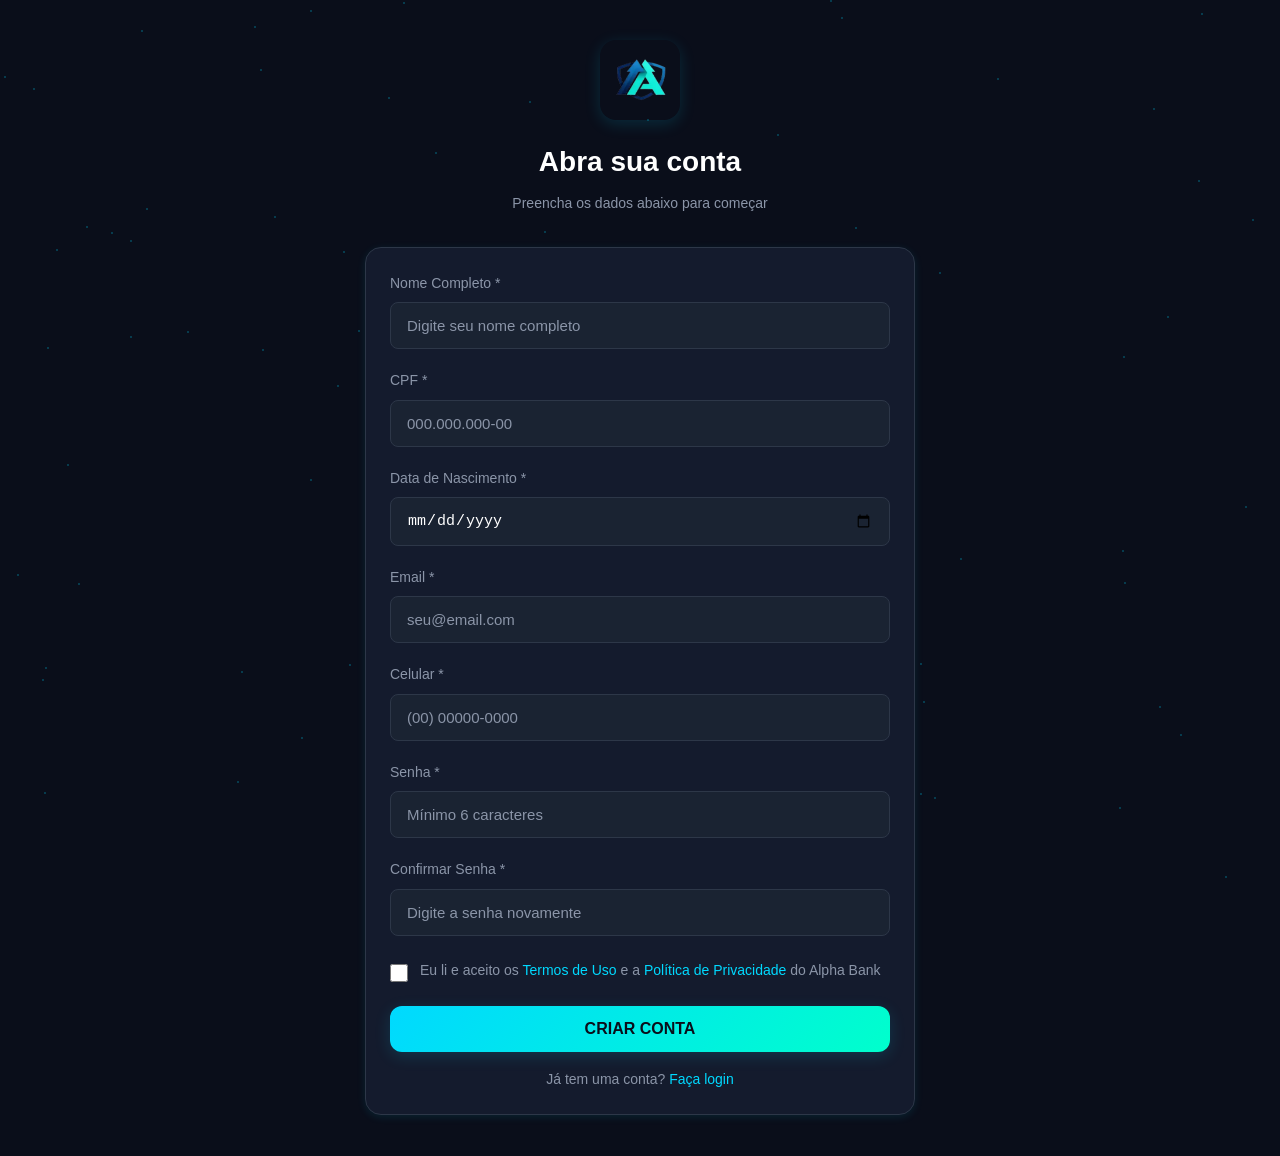
<file: register.html>
<!DOCTYPE html>
<html lang="pt-BR">
<head>
  <meta charset="UTF-8">
  <meta name="viewport" content="width=device-width, initial-scale=1.0">
  <title>Alpha Bank - Cadastro</title>
  <link rel="stylesheet" href="src/css/style.css">
</head>
<body>
  <!-- Efeito de partículas -->
  <div class="particles-bg" id="particles"></div>

  <!-- Container principal -->
  <div style="min-height: 100vh; display: flex; align-items: center; justify-content: center; position: relative; z-index: 1; padding: 40px 20px;">
    <div style="width: 100%; max-width: 550px;">
      
      <!-- Logo e título -->
      <div style="text-align: center; margin-bottom: 32px;">
        <img src="src/assets/45-135.webp" alt="Alpha Bank" style="width: 80px; height: 80px; margin-bottom: 12px; border-radius: 16px; box-shadow: var(--shadow-md);">
        <h1 style="font-size: 28px; font-weight: bold; margin-bottom: 8px;">Abra sua conta</h1>
        <p style="color: var(--foreground-muted); font-size: 14px;">Preencha os dados abaixo para começar</p>
      </div>

      <!-- Card de cadastro -->
      <div class="card">
        <form id="registerForm">
          
          <div class="input-group">
            <label for="fullName">Nome Completo *</label>
            <input type="text" id="fullName" placeholder="Digite seu nome completo" required>
          </div>

          <div class="input-group">
            <label for="cpf">CPF *</label>
            <input type="text" id="cpf" placeholder="000.000.000-00" maxlength="14" required>
          </div>

          <div class="input-group">
            <label for="birthDate">Data de Nascimento *</label>
            <input type="date" id="birthDate" required>
          </div>

          <div class="input-group">
            <label for="email">Email *</label>
            <input type="email" id="email" placeholder="seu@email.com" required>
          </div>

          <div class="input-group">
            <label for="phone">Celular *</label>
            <input type="text" id="phone" placeholder="(00) 00000-0000" maxlength="15" required>
          </div>

          <div class="input-group">
            <label for="password">Senha *</label>
            <input type="password" id="password" placeholder="Mínimo 6 caracteres" minlength="6" required>
          </div>

          <div class="input-group">
            <label for="confirmPassword">Confirmar Senha *</label>
            <input type="password" id="confirmPassword" placeholder="Digite a senha novamente" minlength="6" required>
          </div>

          <div style="margin: 24px 0;">
            <label style="display: flex; align-items: start; gap: 12px; cursor: pointer;">
              <input type="checkbox" id="terms" required style="margin-top: 4px; width: 18px; height: 18px; cursor: pointer;">
              <span style="font-size: 14px; color: var(--foreground-muted); line-height: 1.5;">
                Eu li e aceito os <a href="#" style="color: var(--primary); text-decoration: none;">Termos de Uso</a> e a <a href="#" style="color: var(--primary); text-decoration: none;">Política de Privacidade</a> do Alpha Bank
              </span>
            </label>
          </div>

          <button type="submit" class="btn btn-primary" style="width: 100%; margin-bottom: 16px;">
            CRIAR CONTA
          </button>

          <div style="text-align: center;">
            <p style="color: var(--foreground-muted); font-size: 14px;">
              Já tem uma conta? 
              <a href="index.html" style="color: var(--primary); text-decoration: none; font-weight: 500;">
                Faça login
              </a>
            </p>
          </div>

        </form>
      </div>

    </div>
  </div>

  <script src="src/js/utils.js"></script>
  <script src="src/js/api.js"></script>
  <script src="src/js/register.js"></script>
</body>
</html>
</file>
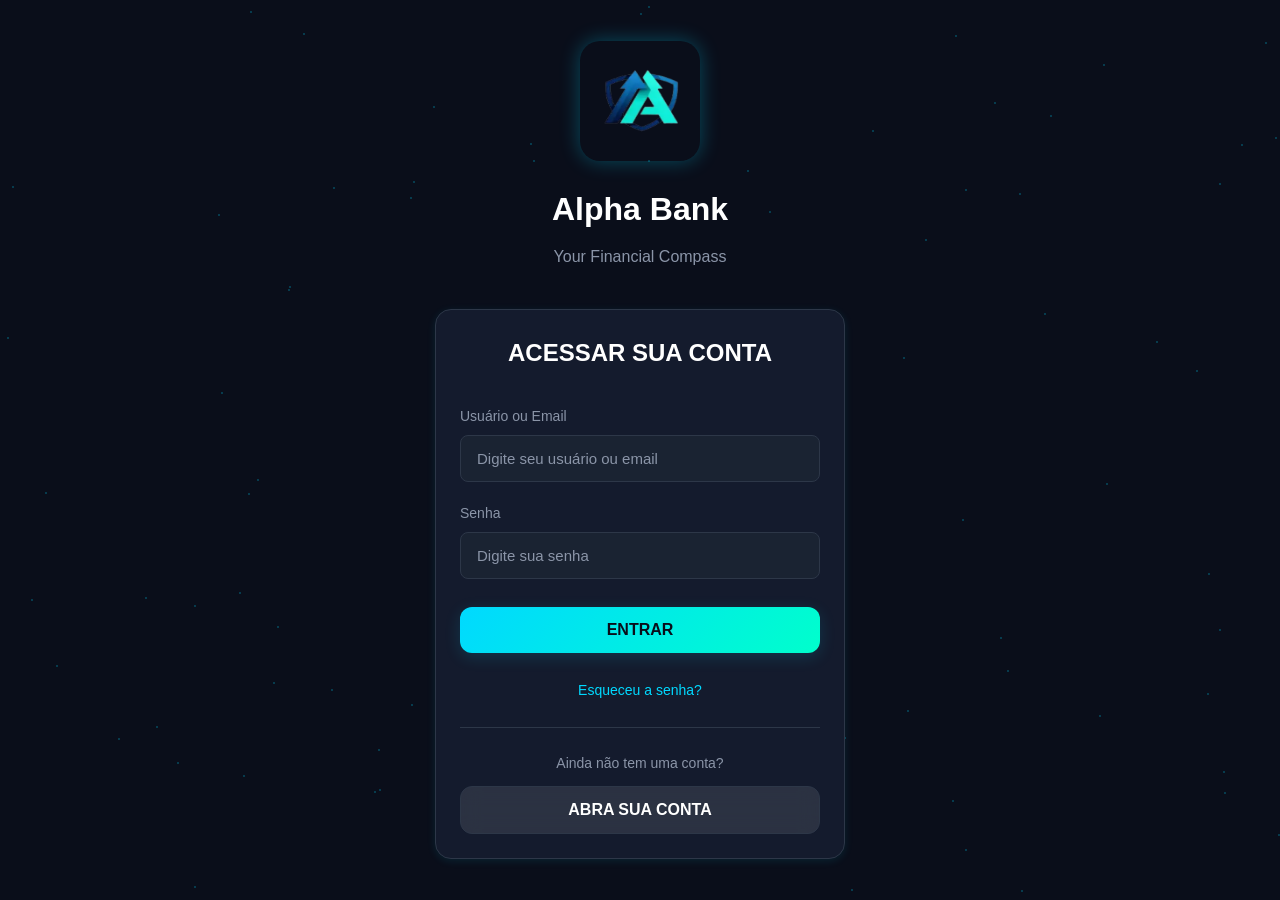
<file: settings.html>
<!DOCTYPE html>
<html lang="pt-BR">
<head>
  <meta charset="UTF-8">
  <meta name="viewport" content="width=device-width, initial-scale=1.0">
  <title>Alpha Bank - Configurações</title>
  <link rel="stylesheet" href="src/css/style.css">
</head>
<body style="padding-bottom: 80px;">
  
  <!-- Header -->
  <header class="header">
    <div class="header-content">
      <button class="icon-btn" onclick="window.location.href='dashboard.html'">
        <svg width="24" height="24" fill="none" stroke="currentColor" viewBox="0 0 24 24">
          <path stroke-linecap="round" stroke-linejoin="round" stroke-width="2" d="M15 19l-7-7 7-7"/>
        </svg>
      </button>
      <h1 style="font-size: 20px; font-weight: bold;">Configurações</h1>
      <div style="width: 40px;"></div>
    </div>
  </header>

  <!-- Main Content -->
  <main class="container" style="padding-top: 24px; padding-bottom: 24px;">
    
    <!-- Perfil do Usuário -->
    <div class="card" style="margin-bottom: 24px;">
      <div style="display: flex; align-items: center; gap: 16px; margin-bottom: 20px;">
        <div style="width: 64px; height: 64px; border-radius: 50%; background: linear-gradient(135deg, var(--primary), var(--accent)); display: flex; align-items: center; justify-content: center; font-size: 28px; font-weight: bold; color: var(--background);">
          <span id="userInitials">U</span>
        </div>
        <div style="flex: 1;">
          <h3 id="userName" style="font-size: 20px; font-weight: bold; margin-bottom: 4px;">Usuário</h3>
          <p id="userEmail" style="color: var(--foreground-muted); font-size: 14px;">usuario@email.com</p>
        </div>
      </div>
      <button onclick="window.location.href='profile.html'" class="btn btn-secondary" style="width: 100%;">
        Editar Perfil
      </button>
    </div>

    <!-- Opções de Configuração -->
    <div class="card" style="margin-bottom: 16px;">
      <h3 style="font-size: 16px; font-weight: 600; margin-bottom: 16px; color: var(--foreground-muted);">GERAL</h3>
      
      <button onclick="window.location.href='goals.html'" style="width: 100%; padding: 16px; background: transparent; border: none; border-bottom: 1px solid var(--border); display: flex; align-items: center; justify-content: space-between; cursor: pointer; transition: var(--transition); color: var(--foreground);" 
              onmouseover="this.style.background='var(--background-secondary)'" 
              onmouseout="this.style.background='transparent'">
        <div style="display: flex; align-items: center; gap: 12px;">
          <span style="font-size: 20px;">🎯</span>
          <span style="font-weight: 500;">Metas Financeiras</span>
        </div>
        <svg width="20" height="20" fill="none" stroke="currentColor" viewBox="0 0 24 24">
          <path stroke-linecap="round" stroke-linejoin="round" stroke-width="2" d="M9 5l7 7-7 7"/>
        </svg>
      </button>

      <button onclick="window.location.href='recurring.html'" style="width: 100%; padding: 16px; background: transparent; border: none; border-bottom: 1px solid var(--border); display: flex; align-items: center; justify-content: space-between; cursor: pointer; transition: var(--transition); color: var(--foreground);" 
              onmouseover="this.style.background='var(--background-secondary)'" 
              onmouseout="this.style.background='transparent'">
        <div style="display: flex; align-items: center; gap: 12px;">
          <span style="font-size: 20px;">🔄</span>
          <span style="font-weight: 500;">Despesas Recorrentes</span>
        </div>
        <svg width="20" height="20" fill="none" stroke="currentColor" viewBox="0 0 24 24">
          <path stroke-linecap="round" stroke-linejoin="round" stroke-width="2" d="M9 5l7 7-7 7"/>
        </svg>
      </button>

      <button onclick="window.location.href='simulator.html'" style="width: 100%; padding: 16px; background: transparent; border: none; border-bottom: 1px solid var(--border); display: flex; align-items: center; justify-content: space-between; cursor: pointer; transition: var(--transition); color: var(--foreground);" 
              onmouseover="this.style.background='var(--background-secondary)'" 
              onmouseout="this.style.background='transparent'">
        <div style="display: flex; align-items: center; gap: 12px;">
          <span style="font-size: 20px;">💡</span>
          <span style="font-weight: 500;">Simulador de Orçamento</span>
        </div>
        <svg width="20" height="20" fill="none" stroke="currentColor" viewBox="0 0 24 24">
          <path stroke-linecap="round" stroke-linejoin="round" stroke-width="2" d="M9 5l7 7-7 7"/>
        </svg>
      </button>

      <button onclick="window.location.href='categories.html'" style="width: 100%; padding: 16px; background: transparent; border: none; border-bottom: 1px solid var(--border); display: flex; align-items: center; justify-content: space-between; cursor: pointer; transition: var(--transition); color: var(--foreground);" 
              onmouseover="this.style.background='var(--background-secondary)'" 
              onmouseout="this.style.background='transparent'">
        <div style="display: flex; align-items: center; gap: 12px;">
          <span style="font-size: 20px;">🏷️</span>
          <span style="font-weight: 500;">Gerenciar Categorias</span>
        </div>
        <svg width="20" height="20" fill="none" stroke="currentColor" viewBox="0 0 24 24">
          <path stroke-linecap="round" stroke-linejoin="round" stroke-width="2" d="M9 5l7 7-7 7"/>
        </svg>
      </button>

      <button onclick="window.location.href='notifications.html'" style="width: 100%; padding: 16px; background: transparent; border: none; border-bottom: 1px solid var(--border); display: flex; align-items: center; justify-content: space-between; cursor: pointer; transition: var(--transition); color: var(--foreground);" 
              onmouseover="this.style.background='var(--background-secondary)'" 
              onmouseout="this.style.background='transparent'">
        <div style="display: flex; align-items: center; gap: 12px;">
          <span style="font-size: 20px;">🔔</span>
          <span style="font-weight: 500;">Notificações</span>
        </div>
        <svg width="20" height="20" fill="none" stroke="currentColor" viewBox="0 0 24 24">
          <path stroke-linecap="round" stroke-linejoin="round" stroke-width="2" d="M9 5l7 7-7 7"/>
        </svg>
      </button>

      <button onclick="exportData()" style="width: 100%; padding: 16px; background: transparent; border: none; display: flex; align-items: center; justify-content: space-between; cursor: pointer; transition: var(--transition); color: var(--foreground);" 
              onmouseover="this.style.background='var(--background-secondary)'" 
              onmouseout="this.style.background='transparent'">
        <div style="display: flex; align-items: center; gap: 12px;">
          <span style="font-size: 20px;">📥</span>
          <span style="font-weight: 500;">Exportar Dados</span>
        </div>
        <svg width="20" height="20" fill="none" stroke="currentColor" viewBox="0 0 24 24">
          <path stroke-linecap="round" stroke-linejoin="round" stroke-width="2" d="M9 5l7 7-7 7"/>
        </svg>
      </button>
    </div>

    <div class="card" style="margin-bottom: 16px;">
      <h3 style="font-size: 16px; font-weight: 600; margin-bottom: 16px; color: var(--foreground-muted);">SEGURANÇA</h3>
      
      <button onclick="openChangePasswordModal()" style="width: 100%; padding: 16px; background: transparent; border: none; border-bottom: 1px solid var(--border); display: flex; align-items: center; justify-content: space-between; cursor: pointer; transition: var(--transition); color: var(--foreground);" 
              onmouseover="this.style.background='var(--background-secondary)'" 
              onmouseout="this.style.background='transparent'">
        <div style="display: flex; align-items: center; gap: 12px;">
          <span style="font-size: 20px;">🔒</span>
          <span style="font-weight: 500;">Alterar Senha</span>
        </div>
        <svg width="20" height="20" fill="none" stroke="currentColor" viewBox="0 0 24 24">
          <path stroke-linecap="round" stroke-linejoin="round" stroke-width="2" d="M9 5l7 7-7 7"/>
        </svg>
      </button>

      <button onclick="clearData()" style="width: 100%; padding: 16px; background: transparent; border: none; display: flex; align-items: center; justify-content: space-between; cursor: pointer; transition: var(--transition); color: var(--foreground);" 
              onmouseover="this.style.background='var(--background-secondary)'" 
              onmouseout="this.style.background='transparent'">
        <div style="display: flex; align-items: center; gap: 12px;">
          <span style="font-size: 20px;">🗑️</span>
          <span style="font-weight: 500;">Limpar Dados Locais</span>
        </div>
        <svg width="20" height="20" fill="none" stroke="currentColor" viewBox="0 0 24 24">
          <path stroke-linecap="round" stroke-linejoin="round" stroke-width="2" d="M9 5l7 7-7 7"/>
        </svg>
      </button>
    </div>

    <div class="card" style="margin-bottom: 24px;">
      <h3 style="font-size: 16px; font-weight: 600; margin-bottom: 16px; color: var(--foreground-muted);">SOBRE</h3>
      
      <div style="padding: 16px 0; border-bottom: 1px solid var(--border);">
        <p style="color: var(--foreground-muted); font-size: 14px; margin-bottom: 4px;">Versão</p>
        <p style="font-weight: 500;">1.0.0</p>
      </div>

      <div style="padding: 16px 0;">
        <p style="color: var(--foreground-muted); font-size: 14px; margin-bottom: 4px;">Desenvolvido por</p>
        <p style="font-weight: 500;">Alpha Bank Team</p>
      </div>
    </div>

    <!-- Botão de Logout -->
    <button onclick="confirmLogout()" class="btn btn-danger" style="width: 100%;">
      SAIR DA CONTA
    </button>

  </main>

  <!-- Bottom Navigation -->
  <nav class="bottom-nav">
    <div class="bottom-nav-content">
      <button class="nav-item" onclick="window.location.href='dashboard.html'">
        <svg fill="none" stroke="currentColor" viewBox="0 0 24 24">
          <path stroke-linecap="round" stroke-linejoin="round" stroke-width="2" d="M3 12l2-2m0 0l7-7 7 7M5 10v10a1 1 0 001 1h3m10-11l2 2m-2-2v10a1 1 0 01-1 1h-3m-6 0a1 1 0 001-1v-4a1 1 0 011-1h2a1 1 0 011 1v4a1 1 0 001 1m-6 0h6"/>
        </svg>
        <span>Início</span>
      </button>
      <button class="nav-item" onclick="window.location.href='transactions.html'">
        <svg fill="none" stroke="currentColor" viewBox="0 0 24 24">
          <path stroke-linecap="round" stroke-linejoin="round" stroke-width="2" d="M9 5H7a2 2 0 00-2 2v12a2 2 0 002 2h10a2 2 0 002-2V7a2 2 0 00-2-2h-2M9 5a2 2 0 002 2h2a2 2 0 002-2M9 5a2 2 0 012-2h2a2 2 0 012 2"/>
        </svg>
        <span>Transações</span>
      </button>
      <div class="nav-item-fab">
        <button class="fab" onclick="window.location.href='dashboard.html'">
          <svg fill="none" stroke="currentColor" viewBox="0 0 24 24">
            <path stroke-linecap="round" stroke-linejoin="round" stroke-width="2" d="M12 4v16m8-8H4"/>
          </svg>
        </button>
      </div>
      <button class="nav-item" onclick="window.location.href='stats.html'">
        <svg fill="none" stroke="currentColor" viewBox="0 0 24 24">
          <path stroke-linecap="round" stroke-linejoin="round" stroke-width="2" d="M9 19v-6a2 2 0 00-2-2H5a2 2 0 00-2 2v6a2 2 0 002 2h2a2 2 0 002-2zm0 0V9a2 2 0 012-2h2a2 2 0 012 2v10m-6 0a2 2 0 002 2h2a2 2 0 002-2m0 0V5a2 2 0 012-2h2a2 2 0 012 2v14a2 2 0 01-2 2h-2a2 2 0 01-2-2z"/>
        </svg>
        <span>Estatísticas</span>
      </button>
      <button class="nav-item active" onclick="window.location.href='settings.html'">
        <svg fill="none" stroke="currentColor" viewBox="0 0 24 24">
          <path stroke-linecap="round" stroke-linejoin="round" stroke-width="2" d="M10.325 4.317c.426-1.756 2.924-1.756 3.35 0a1.724 1.724 0 002.573 1.066c1.543-.94 3.31.826 2.37 2.37a1.724 1.724 0 001.065 2.572c1.756.426 1.756 2.924 0 3.35a1.724 1.724 0 00-1.066 2.573c.94 1.543-.826 3.31-2.37 2.37a1.724 1.724 0 00-2.572 1.065c-.426 1.756-2.924 1.756-3.35 0a1.724 1.724 0 00-2.573-1.066c-1.543.94-3.31-.826-2.37-2.37a1.724 1.724 0 00-1.065-2.572c-1.756-.426-1.756-2.924 0-3.35a1.724 1.724 0 001.066-2.573c-.94-1.543.826-3.31 2.37-2.37.996.608 2.296.07 2.572-1.065z"/>
          <path stroke-linecap="round" stroke-linejoin="round" stroke-width="2" d="M15 12a3 3 0 11-6 0 3 3 0 016 0z"/>
        </svg>
        <span>Configurações</span>
      </button>
    </div>
  </nav>

  <!-- Modal de Alterar Senha -->
  <div id="changePasswordModal" class="modal hidden">
    <div class="modal-content">
      <div class="modal-header">
        <h2>Alterar Senha</h2>
        <button class="modal-close" onclick="closeModal('changePasswordModal')">
          <svg width="24" height="24" fill="none" stroke="currentColor" viewBox="0 0 24 24">
            <path stroke-linecap="round" stroke-linejoin="round" stroke-width="2" d="M6 18L18 6M6 6l12 12"/>
          </svg>
        </button>
      </div>
      <form id="changePasswordForm">
        <div class="input-group">
          <label>Senha Atual</label>
          <input type="password" id="currentPassword" required>
        </div>
        <div class="input-group">
          <label>Nova Senha</label>
          <input type="password" id="newPassword" minlength="6" required>
        </div>
        <div class="input-group">
          <label>Confirmar Nova Senha</label>
          <input type="password" id="confirmNewPassword" minlength="6" required>
        </div>
        <button type="submit" class="btn btn-primary" style="width: 100%;">
          Alterar Senha
        </button>
      </form>
    </div>
  </div>

  <script src="src/js/utils.js"></script>
  <script src="src/js/api.js"></script>
  <script src="src/js/settings.js"></script>
</body>
</html>
</file>
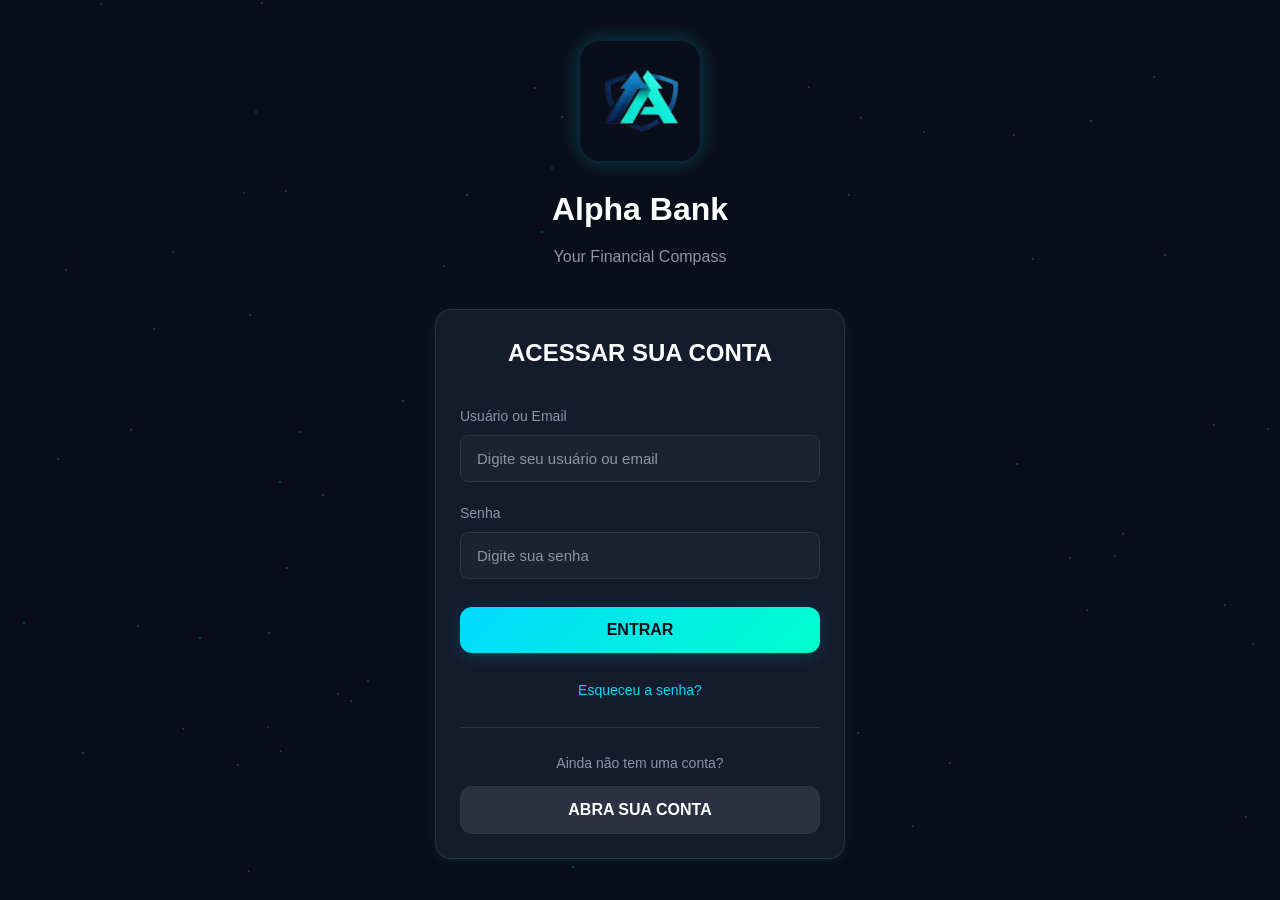
<file: simulator.html>
<!DOCTYPE html>
<html lang="pt-BR">
<head>
  <meta charset="UTF-8">
  <meta name="viewport" content="width=device-width, initial-scale=1.0">
  <title>Alpha Bank - Simulador de Orçamento</title>
  <link rel="stylesheet" href="src/css/style.css">
</head>
<body style="padding-bottom: 80px;">
  
  <!-- Header -->
  <header class="header">
    <div class="header-content">
      <button class="icon-btn" onclick="window.location.href='dashboard.html'">
        <svg width="24" height="24" fill="none" stroke="currentColor" viewBox="0 0 24 24">
          <path stroke-linecap="round" stroke-linejoin="round" stroke-width="2" d="M15 19l-7-7 7-7"/>
        </svg>
      </button>
      <h1 style="font-size: 20px; font-weight: bold;">Simulador de Orçamento</h1>
      <button class="icon-btn" onclick="resetSimulation()">
        <svg width="24" height="24" fill="none" stroke="currentColor" viewBox="0 0 24 24">
          <path stroke-linecap="round" stroke-linejoin="round" stroke-width="2" d="M4 4v5h.582m15.356 2A8.001 8.001 0 004.582 9m0 0H9m11 11v-5h-.581m0 0a8.003 8.003 0 01-15.357-2m15.357 2H15"/>
        </svg>
      </button>
    </div>
  </header>

  <!-- Main Content -->
  <main class="container" style="padding-top: 24px; padding-bottom: 24px;">
    
    <p style="color: var(--foreground-muted); margin-bottom: 24px; text-align: center;">
      💡 Simule cenários e veja o impacto nas suas finanças
    </p>

    <!-- Resumo Atual vs Simulado -->
    <div class="card" style="margin-bottom: 24px; background: linear-gradient(135deg, var(--background-secondary), var(--background));">
      <h3 style="font-size: 18px; font-weight: 600; margin-bottom: 20px; text-align: center;">Comparação</h3>
      
      <div style="display: grid; grid-template-columns: 1fr 1fr; gap: 20px;">
        <div style="text-align: center;">
          <p style="font-size: 12px; color: var(--foreground-muted); margin-bottom: 8px;">ATUAL</p>
          <div style="padding: 16px; background: var(--background); border-radius: 12px;">
            <p style="font-size: 12px; color: var(--foreground-muted); margin-bottom: 4px;">Receitas</p>
            <p id="currentIncome" style="font-size: 18px; font-weight: bold; color: var(--success); margin-bottom: 12px;">R$ 0,00</p>
            <p style="font-size: 12px; color: var(--foreground-muted); margin-bottom: 4px;">Despesas</p>
            <p id="currentExpense" style="font-size: 18px; font-weight: bold; color: var(--error); margin-bottom: 12px;">R$ 0,00</p>
            <div style="height: 1px; background: var(--border); margin: 12px 0;"></div>
            <p style="font-size: 12px; color: var(--foreground-muted); margin-bottom: 4px;">Saldo</p>
            <p id="currentBalance" style="font-size: 22px; font-weight: bold; color: var(--primary);">R$ 0,00</p>
          </div>
        </div>
        
        <div style="text-align: center;">
          <p style="font-size: 12px; color: var(--foreground-muted); margin-bottom: 8px;">SIMULADO</p>
          <div style="padding: 16px; background: linear-gradient(135deg, var(--primary), var(--accent)); border-radius: 12px;">
            <p style="font-size: 12px; color: rgba(255,255,255,0.8); margin-bottom: 4px;">Receitas</p>
            <p id="simulatedIncome" style="font-size: 18px; font-weight: bold; color: #fff; margin-bottom: 12px;">R$ 0,00</p>
            <p style="font-size: 12px; color: rgba(255,255,255,0.8); margin-bottom: 4px;">Despesas</p>
            <p id="simulatedExpense" style="font-size: 18px; font-weight: bold; color: #fff; margin-bottom: 12px;">R$ 0,00</p>
            <div style="height: 1px; background: rgba(255,255,255,0.3); margin: 12px 0;"></div>
            <p style="font-size: 12px; color: rgba(255,255,255,0.8); margin-bottom: 4px;">Saldo</p>
            <p id="simulatedBalance" style="font-size: 22px; font-weight: bold; color: #fff;">R$ 0,00</p>
          </div>
        </div>
      </div>
      
      <div id="savingsInfo" class="hidden" style="margin-top: 20px; padding: 16px; background: var(--background); border-radius: 12px; text-align: center;">
        <p style="font-size: 14px; color: var(--foreground-muted); margin-bottom: 8px;">💰 Economia Projetada</p>
        <p id="monthlySavings" style="font-size: 24px; font-weight: bold; color: var(--success); margin-bottom: 8px;">R$ 0,00/mês</p>
        <p id="yearlySavings" style="font-size: 16px; color: var(--success);">R$ 0,00/ano</p>
      </div>
    </div>

    <!-- Simulações por Categoria -->
    <div class="card" style="margin-bottom: 24px;">
      <h3 style="font-size: 18px; font-weight: 600; margin-bottom: 20px;">Ajustar Despesas por Categoria</h3>
      <div id="categorySliders">
        <!-- Sliders serão gerados via JavaScript -->
      </div>
    </div>

    <!-- Simulação de Receitas -->
    <div class="card">
      <h3 style="font-size: 18px; font-weight: 600; margin-bottom: 20px;">Ajustar Receitas</h3>
      <div class="input-group">
        <label style="display: flex; justify-content: space-between; align-items: center;">
          <span>Aumento/Redução de Receitas</span>
          <span id="incomeAdjustmentLabel" style="font-weight: bold; color: var(--primary);">0%</span>
        </label>
        <input type="range" id="incomeAdjustment" min="-50" max="100" value="0" step="5" 
               style="width: 100%; accent-color: var(--primary);"
               oninput="updateSimulation()">
        <div style="display: flex; justify-content: space-between; font-size: 12px; color: var(--foreground-muted); margin-top: 4px;">
          <span>-50%</span>
          <span>0%</span>
          <span>+100%</span>
        </div>
      </div>
    </div>

  </main>

  <!-- Bottom Navigation -->
  <nav class="bottom-nav">
    <div class="bottom-nav-content">
      <button class="nav-item" onclick="window.location.href='dashboard.html'">
        <svg fill="none" stroke="currentColor" viewBox="0 0 24 24">
          <path stroke-linecap="round" stroke-linejoin="round" stroke-width="2" d="M3 12l2-2m0 0l7-7 7 7M5 10v10a1 1 0 001 1h3m10-11l2 2m-2-2v10a1 1 0 01-1 1h-3m-6 0a1 1 0 001-1v-4a1 1 0 011-1h2a1 1 0 011 1v4a1 1 0 001 1m-6 0h6"/>
        </svg>
        <span>Início</span>
      </button>
      <button class="nav-item" onclick="window.location.href='transactions.html'">
        <svg fill="none" stroke="currentColor" viewBox="0 0 24 24">
          <path stroke-linecap="round" stroke-linejoin="round" stroke-width="2" d="M9 5H7a2 2 0 00-2 2v12a2 2 0 002 2h10a2 2 0 002-2V7a2 2 0 00-2-2h-2M9 5a2 2 0 002 2h2a2 2 0 002-2M9 5a2 2 0 012-2h2a2 2 0 012 2"/>
        </svg>
        <span>Transações</span>
      </button>
      <div class="nav-item-fab">
        <button class="fab" onclick="window.location.href='dashboard.html'">
          <svg fill="none" stroke="currentColor" viewBox="0 0 24 24">
            <path stroke-linecap="round" stroke-linejoin="round" stroke-width="2" d="M12 4v16m8-8H4"/>
          </svg>
        </button>
      </div>
      <button class="nav-item active" onclick="window.location.href='stats.html'">
        <svg fill="none" stroke="currentColor" viewBox="0 0 24 24">
          <path stroke-linecap="round" stroke-linejoin="round" stroke-width="2" d="M9 19v-6a2 2 0 00-2-2H5a2 2 0 00-2 2v6a2 2 0 002 2h2a2 2 0 002-2zm0 0V9a2 2 0 012-2h2a2 2 0 012 2v10m-6 0a2 2 0 002 2h2a2 2 0 002-2m0 0V5a2 2 0 012-2h2a2 2 0 012 2v14a2 2 0 01-2 2h-2a2 2 0 01-2-2z"/>
        </svg>
        <span>Estatísticas</span>
      </button>
      <button class="nav-item" onclick="window.location.href='settings.html'">
        <svg fill="none" stroke="currentColor" viewBox="0 0 24 24">
          <path stroke-linecap="round" stroke-linejoin="round" stroke-width="2" d="M10.325 4.317c.426-1.756 2.924-1.756 3.35 0a1.724 1.724 0 002.573 1.066c1.543-.94 3.31.826 2.37 2.37a1.724 1.724 0 001.065 2.572c1.756.426 1.756 2.924 0 3.35a1.724 1.724 0 00-1.066 2.573c.94 1.543-.826 3.31-2.37 2.37a1.724 1.724 0 00-2.572 1.065c-.426 1.756-2.924 1.756-3.35 0a1.724 1.724 0 00-2.573-1.066c-1.543.94-3.31-.826-2.37-2.37a1.724 1.724 0 00-1.065-2.572c-1.756-.426-1.756-2.924 0-3.35a1.724 1.724 0 001.066-2.573c-.94-1.543.826-3.31 2.37-2.37.996.608 2.296.07 2.572-1.065z"/>
          <path stroke-linecap="round" stroke-linejoin="round" stroke-width="2" d="M15 12a3 3 0 11-6 0 3 3 0 016 0z"/>
        </svg>
        <span>Configurações</span>
      </button>
    </div>
  </nav>

  <script src="src/js/utils.js"></script>
  <script src="src/js/api.js"></script>
  <script src="src/js/simulator.js"></script>
</body>
</html>
</file>
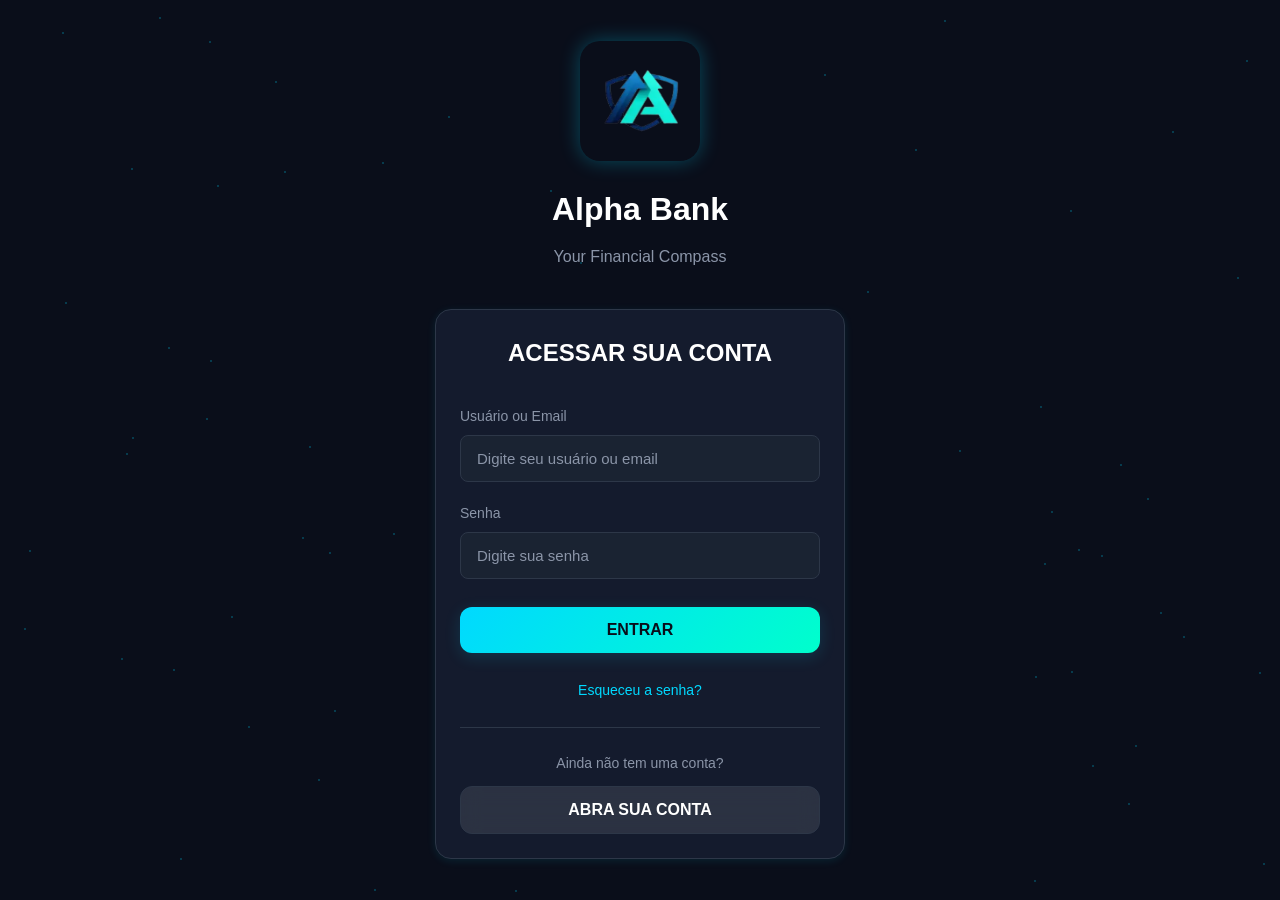
<file: transactions.html>
<!DOCTYPE html>
<html lang="pt-BR">
<head>
  <meta charset="UTF-8">
  <meta name="viewport" content="width=device-width, initial-scale=1.0">
  <title>Alpha Bank - Transações</title>
  <link rel="stylesheet" href="src/css/style.css">
</head>
<body style="padding-bottom: 80px;">
  
  <!-- Header -->
  <header class="header">
    <div class="header-content">
      <button class="icon-btn" onclick="window.location.href='dashboard.html'">
        <svg width="24" height="24" fill="none" stroke="currentColor" viewBox="0 0 24 24">
          <path stroke-linecap="round" stroke-linejoin="round" stroke-width="2" d="M15 19l-7-7 7-7"/>
        </svg>
      </button>
      <h1 style="font-size: 20px; font-weight: bold;">Todas as Transações</h1>
      <button class="icon-btn" onclick="openFilterModal()">
        <svg width="24" height="24" fill="none" stroke="currentColor" viewBox="0 0 24 24">
          <path stroke-linecap="round" stroke-linejoin="round" stroke-width="2" d="M3 4a1 1 0 011-1h16a1 1 0 011 1v2.586a1 1 0 01-.293.707l-6.414 6.414a1 1 0 00-.293.707V17l-4 4v-6.586a1 1 0 00-.293-.707L3.293 7.293A1 1 0 013 6.586V4z"/>
        </svg>
      </button>
    </div>
  </header>

  <!-- Main Content -->
  <main class="container" style="padding-top: 24px; padding-bottom: 24px;">
    
    <!-- Resumo -->
    <div style="display: grid; grid-template-columns: repeat(auto-fit, minmax(150px, 1fr)); gap: 16px; margin-bottom: 24px;">
      <div class="card" style="text-align: center;">
        <p style="font-size: 12px; color: var(--foreground-muted); margin-bottom: 8px;">Receitas</p>
        <p id="totalIncome" style="font-size: 20px; font-weight: bold; color: var(--success);">R$ 0,00</p>
      </div>
      <div class="card" style="text-align: center;">
        <p style="font-size: 12px; color: var(--foreground-muted); margin-bottom: 8px;">Despesas</p>
        <p id="totalExpense" style="font-size: 20px; font-weight: bold; color: var(--error);">R$ 0,00</p>
      </div>
      <div class="card" style="text-align: center;">
        <p style="font-size: 12px; color: var(--foreground-muted); margin-bottom: 8px;">Saldo</p>
        <p id="totalBalance" style="font-size: 20px; font-weight: bold; color: var(--primary);">R$ 0,00</p>
      </div>
    </div>

    <!-- Lista de Transações -->
    <div id="allTransactionsList">
      <!-- Transações serão carregadas via JavaScript -->
    </div>

  </main>

  <!-- Bottom Navigation -->
  <nav class="bottom-nav">
    <div class="bottom-nav-content">
      <button class="nav-item" onclick="window.location.href='dashboard.html'">
        <svg fill="none" stroke="currentColor" viewBox="0 0 24 24">
          <path stroke-linecap="round" stroke-linejoin="round" stroke-width="2" d="M3 12l2-2m0 0l7-7 7 7M5 10v10a1 1 0 001 1h3m10-11l2 2m-2-2v10a1 1 0 01-1 1h-3m-6 0a1 1 0 001-1v-4a1 1 0 011-1h2a1 1 0 011 1v4a1 1 0 001 1m-6 0h6"/>
        </svg>
        <span>Início</span>
      </button>
      <button class="nav-item active" onclick="window.location.href='transactions.html'">
        <svg fill="none" stroke="currentColor" viewBox="0 0 24 24">
          <path stroke-linecap="round" stroke-linejoin="round" stroke-width="2" d="M9 5H7a2 2 0 00-2 2v12a2 2 0 002 2h10a2 2 0 002-2V7a2 2 0 00-2-2h-2M9 5a2 2 0 002 2h2a2 2 0 002-2M9 5a2 2 0 012-2h2a2 2 0 012 2"/>
        </svg>
        <span>Transações</span>
      </button>
      <div class="nav-item-fab">
        <button class="fab" onclick="openAddTransactionModal()">
          <svg fill="none" stroke="currentColor" viewBox="0 0 24 24">
            <path stroke-linecap="round" stroke-linejoin="round" stroke-width="2" d="M12 4v16m8-8H4"/>
          </svg>
        </button>
      </div>
      <button class="nav-item" onclick="window.location.href='stats.html'">
        <svg fill="none" stroke="currentColor" viewBox="0 0 24 24">
          <path stroke-linecap="round" stroke-linejoin="round" stroke-width="2" d="M9 19v-6a2 2 0 00-2-2H5a2 2 0 00-2 2v6a2 2 0 002 2h2a2 2 0 002-2zm0 0V9a2 2 0 012-2h2a2 2 0 012 2v10m-6 0a2 2 0 002 2h2a2 2 0 002-2m0 0V5a2 2 0 012-2h2a2 2 0 012 2v14a2 2 0 01-2 2h-2a2 2 0 01-2-2z"/>
        </svg>
        <span>Estatísticas</span>
      </button>
      <button class="nav-item" onclick="window.location.href='settings.html'">
        <svg fill="none" stroke="currentColor" viewBox="0 0 24 24">
          <path stroke-linecap="round" stroke-linejoin="round" stroke-width="2" d="M10.325 4.317c.426-1.756 2.924-1.756 3.35 0a1.724 1.724 0 002.573 1.066c1.543-.94 3.31.826 2.37 2.37a1.724 1.724 0 001.065 2.572c1.756.426 1.756 2.924 0 3.35a1.724 1.724 0 00-1.066 2.573c.94 1.543-.826 3.31-2.37 2.37a1.724 1.724 0 00-2.572 1.065c-.426 1.756-2.924 1.756-3.35 0a1.724 1.724 0 00-2.573-1.066c-1.543.94-3.31-.826-2.37-2.37a1.724 1.724 0 00-1.065-2.572c-1.756-.426-1.756-2.924 0-3.35a1.724 1.724 0 001.066-2.573c-.94-1.543.826-3.31 2.37-2.37.996.608 2.296.07 2.572-1.065z"/>
          <path stroke-linecap="round" stroke-linejoin="round" stroke-width="2" d="M15 12a3 3 0 11-6 0 3 3 0 016 0z"/>
        </svg>
        <span>Configurações</span>
      </button>
    </div>
  </nav>

  <!-- Modal de Adicionar Transação -->
  <div id="addTransactionModal" class="modal hidden">
    <div class="modal-content">
      <div class="modal-header">
        <h2>Nova Transação</h2>
        <button class="modal-close" onclick="closeModal('addTransactionModal')">
          <svg width="24" height="24" fill="none" stroke="currentColor" viewBox="0 0 24 24">
            <path stroke-linecap="round" stroke-linejoin="round" stroke-width="2" d="M6 18L18 6M6 6l12 12"/>
          </svg>
        </button>
      </div>
      <form id="addTransactionForm">
        <div class="input-group">
          <label>Tipo</label>
          <select id="transactionType" required>
            <option value="income">Receita</option>
            <option value="expense">Despesa</option>
          </select>
        </div>
        <div class="input-group">
          <label>Descrição</label>
          <input type="text" id="transactionDescription" placeholder="Ex: Salário, Mercado..." required>
        </div>
        <div class="input-group">
          <label>Valor (R$)</label>
          <input type="number" id="transactionAmount" placeholder="0,00" step="0.01" min="0" required>
        </div>
        <div class="input-group">
          <label>Categoria</label>
          <select id="transactionCategory">
            <option value="">Selecione uma categoria</option>
          </select>
        </div>
        <button type="submit" class="btn btn-primary" style="width: 100%;">
          Adicionar
        </button>
      </form>
    </div>
  </div>

  <!-- Modal de Filtro -->
  <div id="filterModal" class="modal hidden">
    <div class="modal-content">
      <div class="modal-header">
        <h2>Filtrar Transações</h2>
        <button class="modal-close" onclick="closeModal('filterModal')">
          <svg width="24" height="24" fill="none" stroke="currentColor" viewBox="0 0 24 24">
            <path stroke-linecap="round" stroke-linejoin="round" stroke-width="2" d="M6 18L18 6M6 6l12 12"/>
          </svg>
        </button>
      </div>
      <form id="filterForm">
        <div class="input-group">
          <label>Tipo</label>
          <select id="filterType">
            <option value="">Todos</option>
            <option value="income">Receitas</option>
            <option value="expense">Despesas</option>
          </select>
        </div>
        <div class="input-group">
          <label>Categoria</label>
          <input type="text" id="filterCategory" placeholder="Ex: Alimentação">
        </div>
        <div style="display: flex; gap: 12px;">
          <button type="button" class="btn btn-secondary" style="flex: 1;" onclick="clearFilters()">
            Limpar
          </button>
          <button type="submit" class="btn btn-primary" style="flex: 1;">
            Aplicar
          </button>
        </div>
      </form>
    </div>
  </div>

  <!-- Modal de Editar Transação -->
  <div id="editTransactionModal" class="modal hidden">
    <div class="modal-content">
      <div class="modal-header">
        <h2>Editar Transação</h2>
        <button class="modal-close" onclick="closeModal('editTransactionModal')">
          <svg width="24" height="24" fill="none" stroke="currentColor" viewBox="0 0 24 24">
            <path stroke-linecap="round" stroke-linejoin="round" stroke-width="2" d="M6 18L18 6M6 6l12 12"/>
          </svg>
        </button>
      </div>
      <form id="editTransactionForm">
        <input type="hidden" id="editTransactionId">
        <div class="input-group">
          <label>Tipo</label>
          <select id="editTransactionType" required>
            <option value="income">Receita</option>
            <option value="expense">Despesa</option>
          </select>
        </div>
        <div class="input-group">
          <label>Descrição</label>
          <input type="text" id="editTransactionDescription" required>
        </div>
        <div class="input-group">
          <label>Valor (R$)</label>
          <input type="number" id="editTransactionAmount" step="0.01" min="0" required>
        </div>
        <div class="input-group">
          <label>Categoria</label>
          <select id="editTransactionCategory">
            <option value="">Selecione uma categoria</option>
          </select>
        </div>
        <div style="display: flex; gap: 12px;">
          <button type="button" class="btn btn-danger" style="flex: 1;" onclick="deleteTransaction()">
            Excluir
          </button>
          <button type="submit" class="btn btn-primary" style="flex: 1;">
            Salvar
          </button>
        </div>
      </form>
    </div>
  </div>

  <script src="src/js/utils.js"></script>
  <script src="src/js/api.js"></script>
  <script src="src/js/transactions.js"></script>
</body>
</html>
</file>
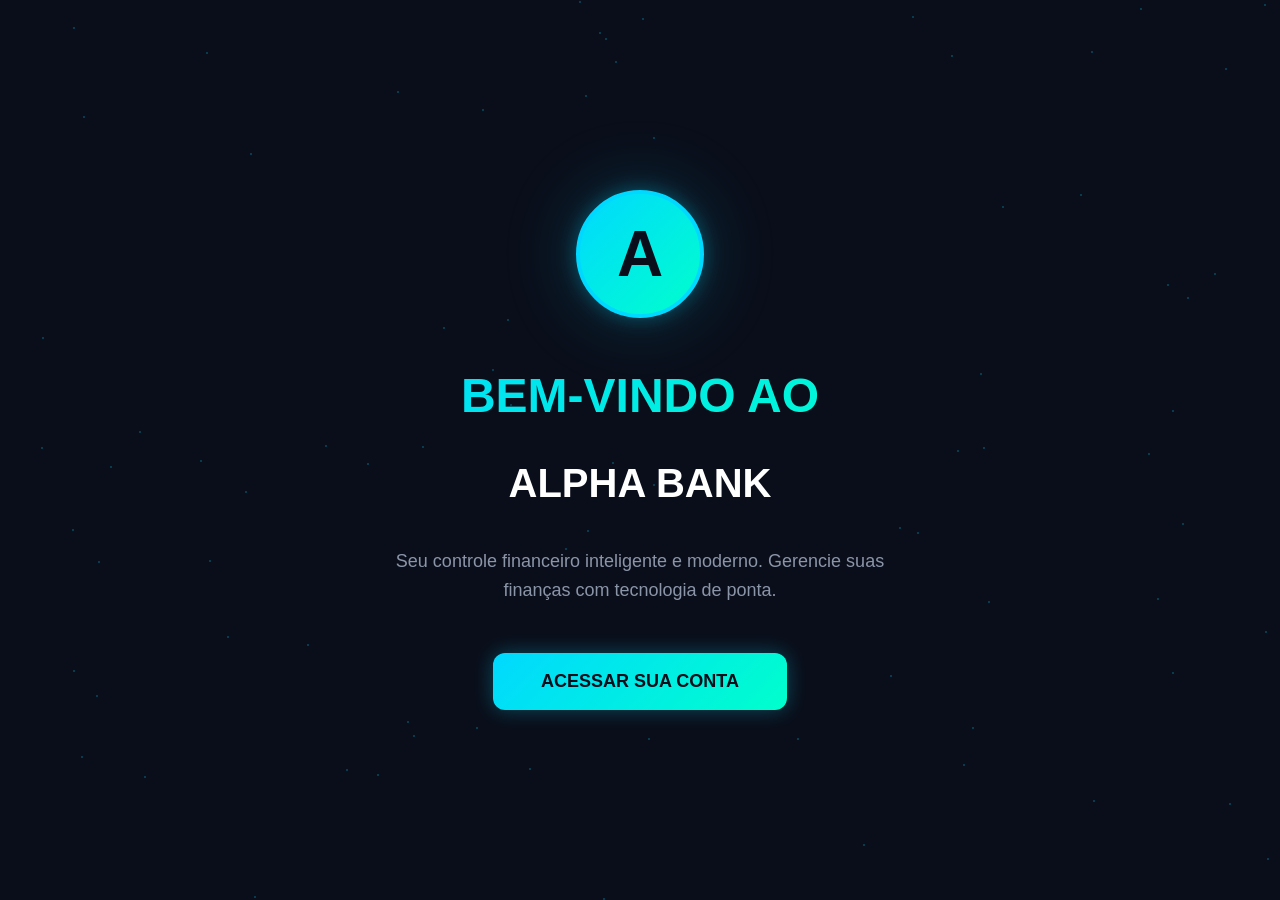
<file: welcome.html>
<!DOCTYPE html>
<html lang="pt-BR">
<head>
  <meta charset="UTF-8">
  <meta name="viewport" content="width=device-width, initial-scale=1.0">
  <title>Alpha Bank - Bem-vindo</title>
  <link rel="stylesheet" href="src/css/style.css">
</head>
<body>
  <!-- Efeito de partículas -->
  <div class="particles-bg" id="particles"></div>

  <!-- Container principal -->
  <div style="min-height: 100vh; display: flex; align-items: center; justify-content: center; position: relative; z-index: 1;">
    <div style="width: 100%; max-width: 700px; padding: 40px 20px; text-align: center;">
      
      <!-- Logo grande com animação -->
      <div style="margin-bottom: 40px;">
        <div style="position: relative; display: inline-block;">
          <div style="position: absolute; inset: 0; background: var(--primary); opacity: 0.2; filter: blur(40px); border-radius: 50%; animation: pulse 2s infinite;"></div>
          <div style="position: relative; display: inline-flex; align-items: center; justify-content: center; width: 128px; height: 128px; border-radius: 50%; background: linear-gradient(135deg, var(--primary), var(--accent)); border: 4px solid var(--primary); box-shadow: var(--shadow-glow);">
            <span style="font-size: 64px; font-weight: bold; color: var(--background);">A</span>
          </div>
        </div>
      </div>

      <!-- Título principal -->
      <h1 style="font-size: 48px; font-weight: bold; margin-bottom: 16px; background: linear-gradient(135deg, var(--primary), var(--accent)); -webkit-background-clip: text; -webkit-text-fill-color: transparent; background-clip: text; animation: pulse 2s infinite;">
        BEM-VINDO AO
      </h1>
      <h2 style="font-size: 40px; font-weight: bold; margin-bottom: 32px;">
        ALPHA BANK
      </h2>

      <!-- Descrição -->
      <p style="font-size: 18px; color: var(--foreground-muted); margin-bottom: 48px; max-width: 500px; margin-left: auto; margin-right: auto;">
        Seu controle financeiro inteligente e moderno. Gerencie suas finanças com tecnologia de ponta.
      </p>

      <!-- Botão de ação -->
      <button onclick="window.location.href='dashboard.html'" class="btn btn-primary" style="padding: 18px 48px; font-size: 18px; box-shadow: var(--shadow-glow); animation: float 3s infinite ease-in-out;">
        ACESSAR SUA CONTA
      </button>

    </div>
  </div>

  <style>
    @keyframes pulse {
      0%, 100% { opacity: 1; }
      50% { opacity: 0.7; }
    }
  </style>

  <script src="src/js/utils.js"></script>
</body>
</html>
</file>
<file: src/css/style.css>
/* Reset e configurações globais */
* {
  margin: 0;
  padding: 0;
  box-sizing: border-box;
}

:root {
  /* Cores principais */
  --primary: #00d9ff;
  --primary-dark: #00b8d4;
  --primary-light: #5dffff;
  --accent: #00ffcc;
  --background: #0a0e1a;
  --background-card: #141b2d;
  --background-secondary: #1a2332;
  --foreground: #ffffff;
  --foreground-muted: #8b95a8;
  --border: #2d3748;
  --success: #00ff88;
  --error: #ff4757;
  --warning: #ffa502;
  
  /* Sombras */
  --shadow-sm: 0 2px 8px rgba(0, 217, 255, 0.1);
  --shadow-md: 0 4px 16px rgba(0, 217, 255, 0.15);
  --shadow-lg: 0 8px 32px rgba(0, 217, 255, 0.2);
  --shadow-glow: 0 0 20px rgba(0, 217, 255, 0.3);
  
  /* Transições */
  --transition: all 0.3s ease;
}

body {
  font-family: -apple-system, BlinkMacSystemFont, 'Segoe UI', Roboto, Oxygen, Ubuntu, Cantarell, sans-serif;
  background-color: var(--background);
  color: var(--foreground);
  line-height: 1.6;
  overflow-x: hidden;
}

/* Utilitários */
.hidden {
  display: none !important;
}

.container {
  max-width: 1200px;
  margin: 0 auto;
  padding: 0 20px;
}

/* Efeito de partículas de fundo */
.particles-bg {
  position: fixed;
  top: 0;
  left: 0;
  width: 100%;
  height: 100%;
  pointer-events: none;
  z-index: 0;
}

.particle {
  position: absolute;
  width: 2px;
  height: 2px;
  background: var(--primary);
  border-radius: 50%;
  opacity: 0.3;
  animation: float 3s infinite ease-in-out;
}

@keyframes float {
  0%, 100% { transform: translateY(0) translateX(0); opacity: 0.3; }
  50% { transform: translateY(-20px) translateX(10px); opacity: 0.6; }
}

/* Botões */
.btn {
  padding: 14px 28px;
  border: none;
  border-radius: 12px;
  font-size: 16px;
  font-weight: 600;
  cursor: pointer;
  transition: var(--transition);
  text-decoration: none;
  display: inline-block;
  text-align: center;
}

.btn-primary {
  background: linear-gradient(135deg, var(--primary), var(--accent));
  color: var(--background);
  box-shadow: var(--shadow-md);
}

.btn-primary:hover {
  transform: translateY(-2px);
  box-shadow: var(--shadow-lg);
}

.btn-secondary {
  background: rgba(255, 255, 255, 0.1);
  color: var(--foreground);
  border: 1px solid var(--border);
  backdrop-filter: blur(10px);
}

.btn-secondary:hover {
  background: rgba(255, 255, 255, 0.15);
  border-color: var(--primary);
}

.btn-danger {
  background: var(--error);
  color: var(--foreground);
}

.btn-danger:hover {
  background: #ff6b7a;
}

/* Inputs */
.input-group {
  margin-bottom: 20px;
}

.input-group label {
  display: block;
  margin-bottom: 8px;
  color: var(--foreground-muted);
  font-size: 14px;
  font-weight: 500;
}

.input-group input,
.input-group select,
.input-group textarea {
  width: 100%;
  padding: 14px 16px;
  background: var(--background-secondary);
  border: 1px solid var(--border);
  border-radius: 8px;
  color: var(--foreground);
  font-size: 15px;
  transition: var(--transition);
}

.input-group input:focus,
.input-group select:focus,
.input-group textarea:focus {
  outline: none;
  border-color: var(--primary);
  box-shadow: 0 0 0 3px rgba(0, 217, 255, 0.1);
}

.input-group input::placeholder {
  color: var(--foreground-muted);
}

/* Cards */
.card {
  background: var(--background-card);
  border: 1px solid var(--border);
  border-radius: 16px;
  padding: 24px;
  box-shadow: var(--shadow-sm);
  transition: var(--transition);
}

.card:hover {
  border-color: rgba(0, 217, 255, 0.3);
  box-shadow: var(--shadow-md);
}

.card-gradient {
  background: linear-gradient(135deg, var(--primary), var(--accent));
  border: none;
  color: var(--background);
}

/* Header */
.header {
  background: var(--background-card);
  border-bottom: 1px solid var(--border);
  padding: 16px 20px;
  position: sticky;
  top: 0;
  z-index: 100;
  backdrop-filter: blur(10px);
}

.header-content {
  display: flex;
  justify-content: space-between;
  align-items: center;
  max-width: 1200px;
  margin: 0 auto;
}

.logo {
  display: flex;
  align-items: center;
  gap: 12px;
  text-decoration: none;
  color: var(--foreground);
}

.logo-icon {
  width: 40px;
  height: 40px;
  border-radius: 50%;
  background: rgba(0, 217, 255, 0.1);
  border: 2px solid var(--primary);
  display: flex;
  align-items: center;
  justify-content: center;
  font-size: 20px;
  font-weight: bold;
  color: var(--primary);
}

.logo-text {
  font-size: 18px;
  font-weight: bold;
}

.header-actions {
  display: flex;
  gap: 12px;
  align-items: center;
}

.icon-btn {
  width: 40px;
  height: 40px;
  border-radius: 8px;
  background: transparent;
  border: none;
  color: var(--foreground);
  cursor: pointer;
  display: flex;
  align-items: center;
  justify-content: center;
  transition: var(--transition);
  position: relative;
}

.icon-btn:hover {
  background: var(--background-secondary);
}

.icon-btn .badge {
  position: absolute;
  top: 6px;
  right: 6px;
  width: 8px;
  height: 8px;
  background: var(--error);
  border-radius: 50%;
}

/* Bottom Navigation */
.bottom-nav {
  position: fixed;
  bottom: 0;
  left: 0;
  right: 0;
  background: var(--background-card);
  border-top: 1px solid var(--border);
  padding: 12px 20px;
  z-index: 100;
  backdrop-filter: blur(10px);
}

.bottom-nav-content {
  display: flex;
  justify-content: space-around;
  align-items: center;
  max-width: 600px;
  margin: 0 auto;
}

.nav-item {
  display: flex;
  flex-direction: column;
  align-items: center;
  gap: 4px;
  color: var(--foreground-muted);
  text-decoration: none;
  font-size: 12px;
  transition: var(--transition);
  cursor: pointer;
  background: none;
  border: none;
  padding: 8px;
}

.nav-item svg {
  width: 24px;
  height: 24px;
}

.nav-item.active {
  color: var(--primary);
}

.nav-item:hover {
  color: var(--primary);
}

.nav-item-fab {
  margin-top: -32px;
}

.fab {
  width: 56px;
  height: 56px;
  border-radius: 50%;
  background: linear-gradient(135deg, var(--primary), var(--accent));
  border: none;
  color: var(--background);
  display: flex;
  align-items: center;
  justify-content: center;
  cursor: pointer;
  box-shadow: var(--shadow-lg);
  transition: var(--transition);
}

.fab:hover {
  transform: scale(1.1);
  box-shadow: var(--shadow-glow);
}

.fab svg {
  width: 28px;
  height: 28px;
}

/* Loading */
.loading {
  display: inline-block;
  width: 20px;
  height: 20px;
  border: 3px solid rgba(255, 255, 255, 0.3);
  border-radius: 50%;
  border-top-color: var(--primary);
  animation: spin 1s ease-in-out infinite;
}

@keyframes spin {
  to { transform: rotate(360deg); }
}

/* Modal */
.modal {
  position: fixed;
  top: 0;
  left: 0;
  right: 0;
  bottom: 0;
  background: rgba(0, 0, 0, 0.8);
  display: flex;
  align-items: center;
  justify-content: center;
  z-index: 1000;
  padding: 20px;
  backdrop-filter: blur(5px);
}

.modal-content {
  background: var(--background-card);
  border: 1px solid var(--border);
  border-radius: 16px;
  padding: 32px;
  max-width: 500px;
  width: 100%;
  max-height: 90vh;
  overflow-y: auto;
  position: relative;
}

.modal-header {
  display: flex;
  justify-content: space-between;
  align-items: center;
  margin-bottom: 24px;
}

.modal-header h2 {
  font-size: 24px;
  color: var(--foreground);
}

.modal-close {
  width: 32px;
  height: 32px;
  border-radius: 8px;
  background: transparent;
  border: none;
  color: var(--foreground-muted);
  cursor: pointer;
  display: flex;
  align-items: center;
  justify-content: center;
  transition: var(--transition);
}

.modal-close:hover {
  background: var(--background-secondary);
  color: var(--foreground);
}

/* Notificação Toast */
.toast {
  position: fixed;
  top: 80px;
  right: 20px;
  background: var(--background-card);
  border: 1px solid var(--border);
  border-radius: 12px;
  padding: 16px 20px;
  box-shadow: var(--shadow-lg);
  z-index: 2000;
  display: flex;
  align-items: center;
  gap: 12px;
  min-width: 300px;
  animation: slideIn 0.3s ease;
}

@keyframes slideIn {
  from {
    transform: translateX(400px);
    opacity: 0;
  }
  to {
    transform: translateX(0);
    opacity: 1;
  }
}

.toast.success {
  border-left: 4px solid var(--success);
}

.toast.error {
  border-left: 4px solid var(--error);
}

.toast.warning {
  border-left: 4px solid var(--warning);
}

/* Responsividade */
@media (max-width: 768px) {
  .container {
    padding: 0 16px;
  }
  
  .card {
    padding: 20px;
  }
  
  .modal-content {
    padding: 24px;
  }
}

/* Scrollbar customizada */
::-webkit-scrollbar {
  width: 8px;
}

::-webkit-scrollbar-track {
  background: var(--background);
}

::-webkit-scrollbar-thumb {
  background: var(--border);
  border-radius: 4px;
}

::-webkit-scrollbar-thumb:hover {
  background: var(--primary);
}
</file>
